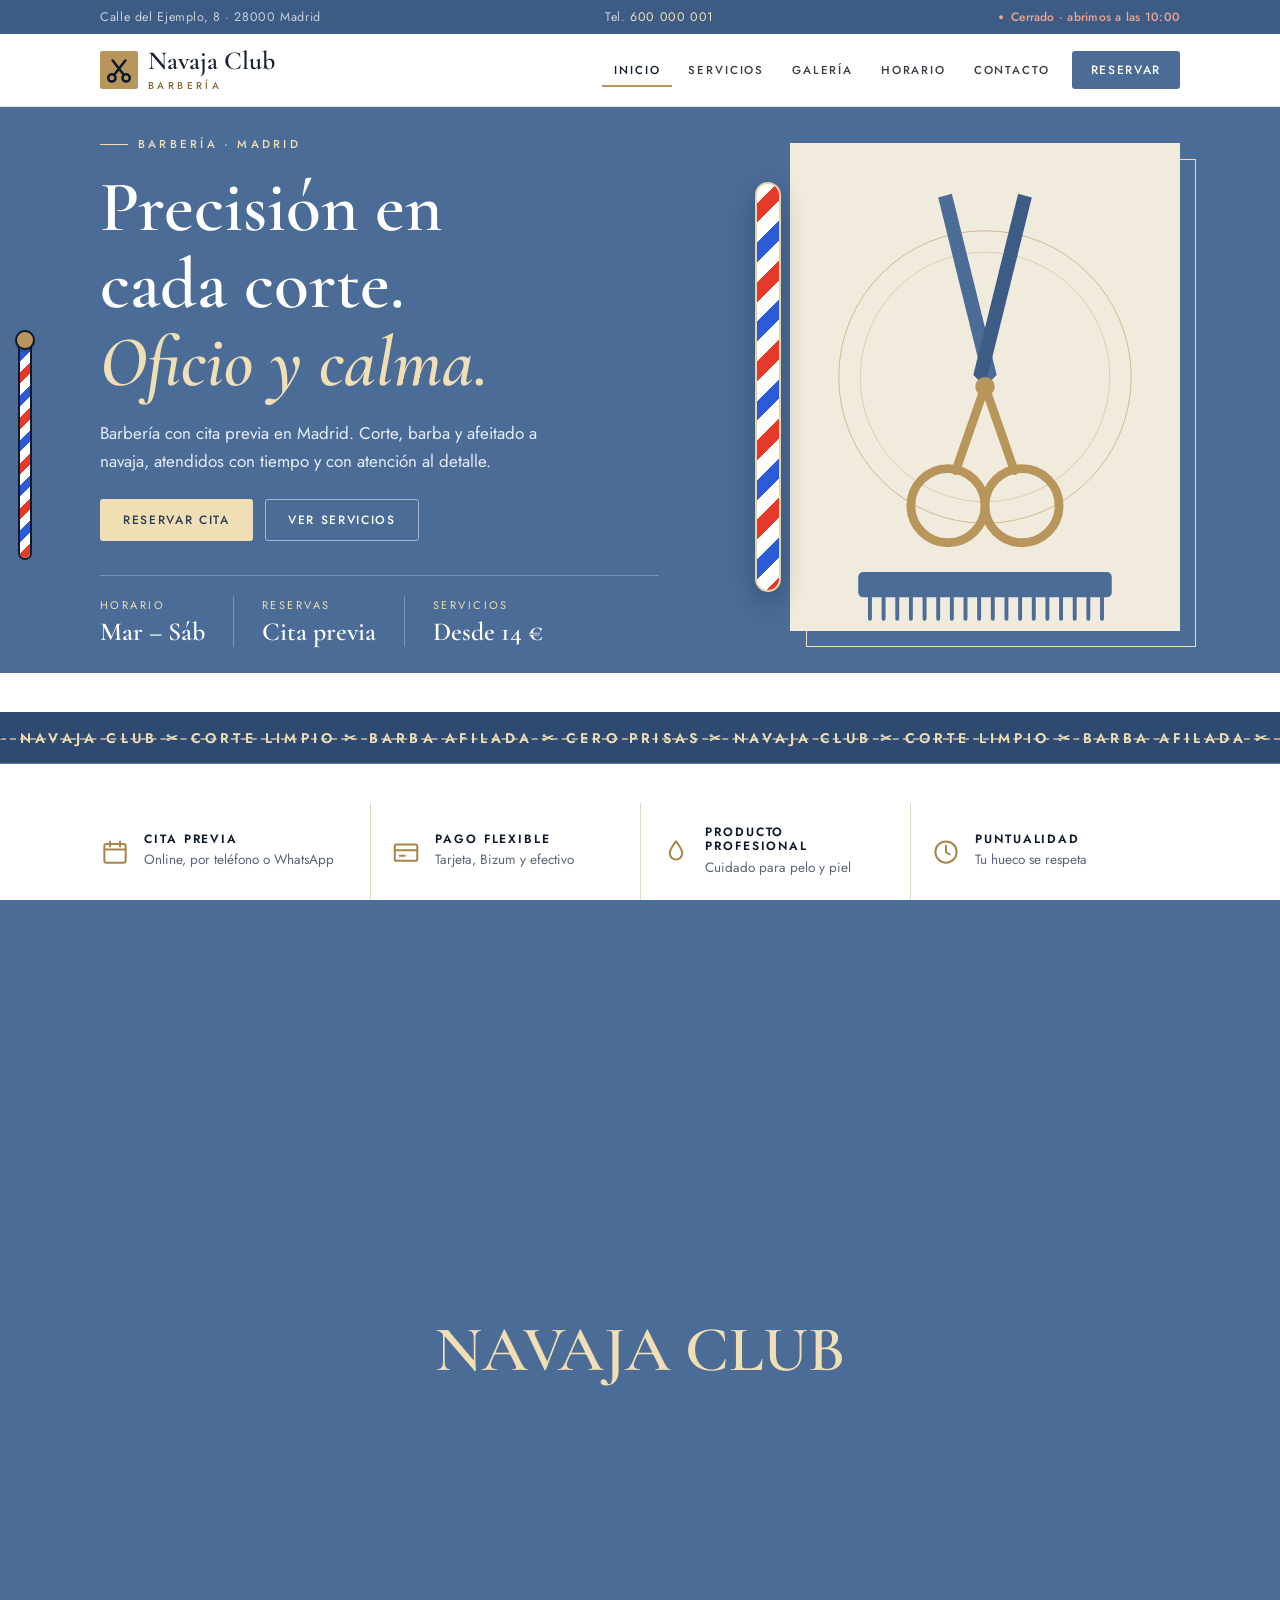
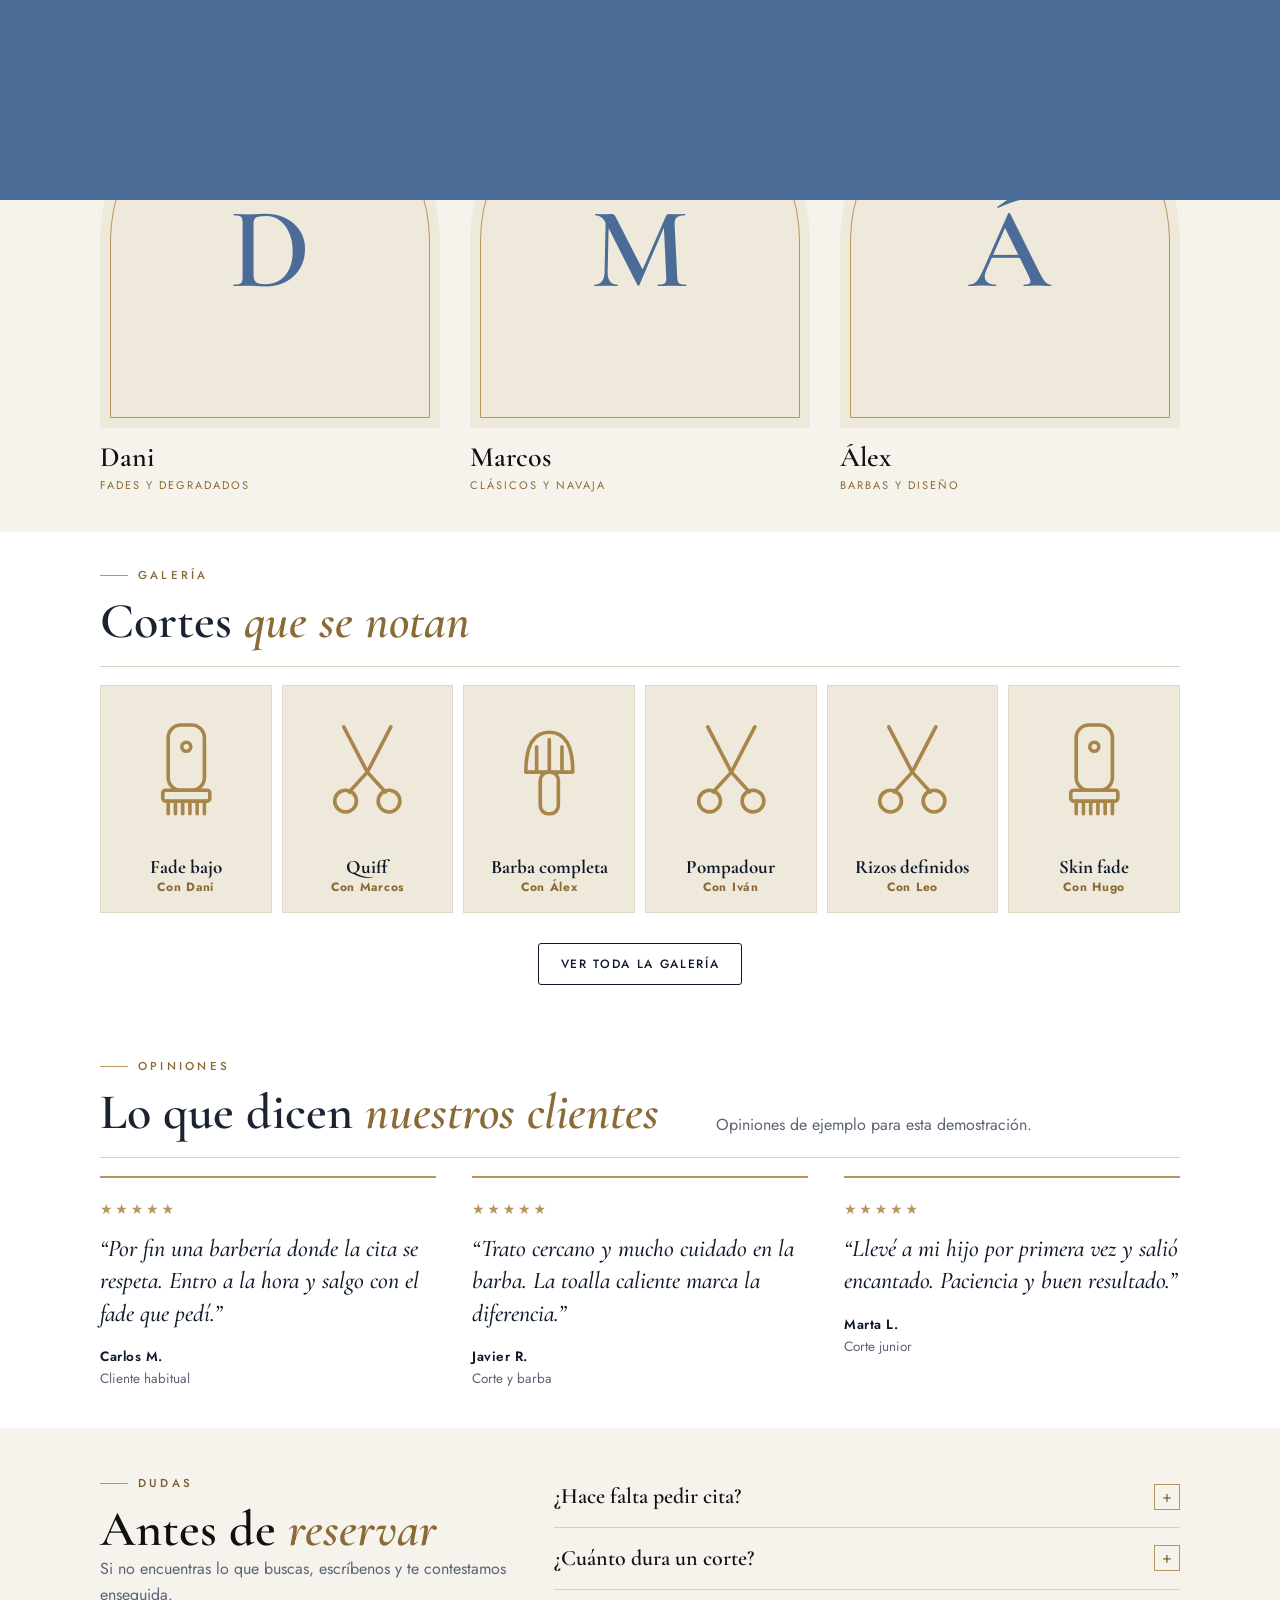
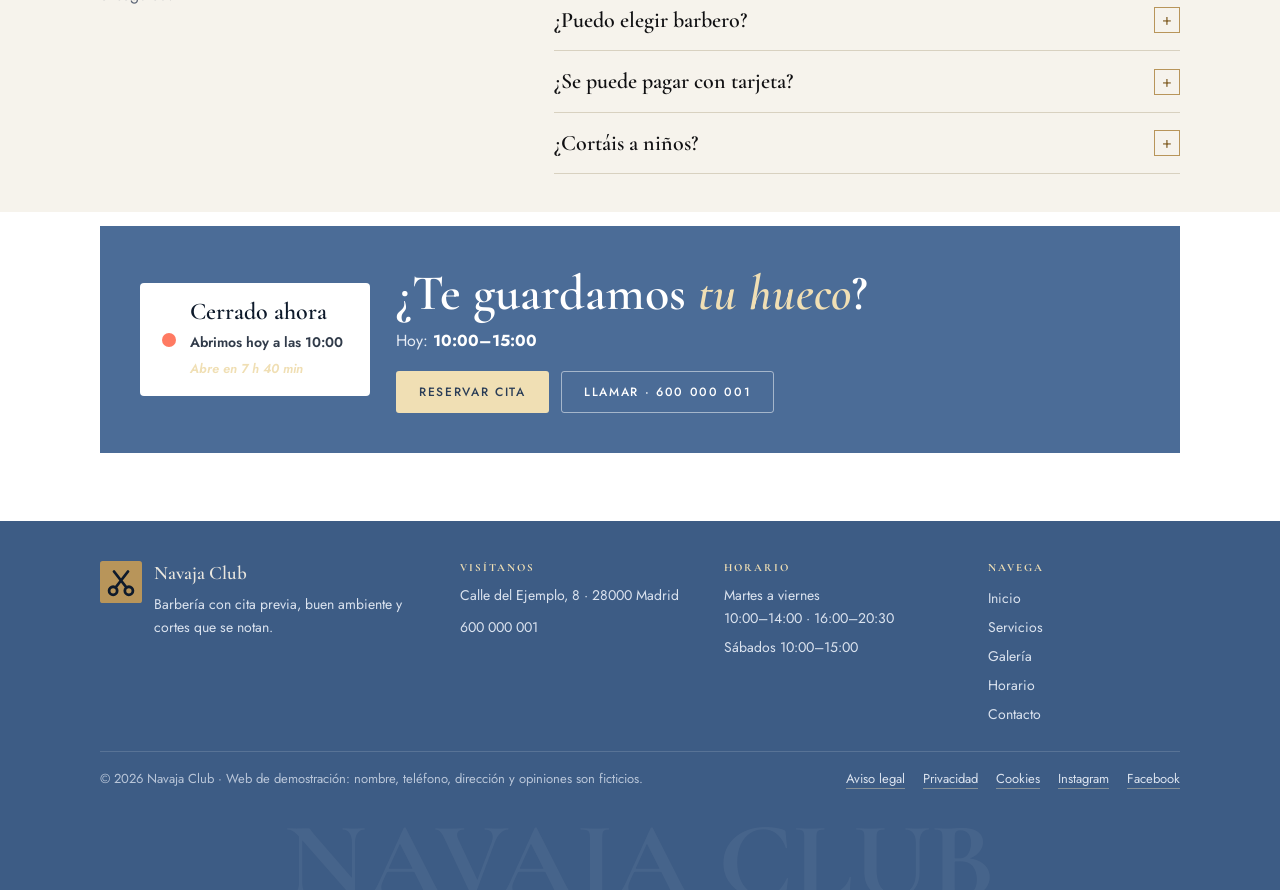
<file: index.html>
<!doctype html>
<html lang="es"><head>
<meta charset="utf-8"><meta name="viewport" content="width=device-width,initial-scale=1">
<title>Navaja Club · Barbería en Madrid</title>
<meta name="description" content="Barbería moderna con cita previa: fades, cortes clásicos, barba y afeitado a navaja.">
<meta name="robots" content="noindex">
<meta name="theme-color" content="#0e1a2b">
<link rel="icon" href="favicon.svg" type="image/svg+xml">
<link rel="preconnect" href="https://fonts.googleapis.com"><link rel="preconnect" href="https://fonts.gstatic.com" crossorigin>
<link href="https://fonts.googleapis.com/css2?family=Cormorant+Garamond:ital,wght@0,500;0,600;0,700;1,500;1,600&family=Jost:wght@400;500;600;700&display=swap" rel="stylesheet">
<link rel="stylesheet" href="styles.css?v=1">
<script>try{if(!window.CSSViewTransitionRule&&sessionStorage.getItem("nvgo")){document.documentElement.classList.add("arrive")}}catch(e){}</script>
</head><body data-page="inicio">
<a class="skip" href="#main">Saltar al contenido</a>
<div class="topline"><div class="wrap"><span>Calle del Ejemplo, 8 · 28000 Madrid</span><span>Tel. <a href="tel:+34600000001">600 000 001</a></span><span class="pill" data-open-badge>Cargando…</span></div></div>
<header class="bar"><div class="wrap bar-in">
<a class="brand" href="index.html" aria-label="Navaja Club, inicio"><svg class="logo" viewBox="0 0 48 48" aria-hidden="true"><rect width="48" height="48" rx="13" fill="#b8955a"/><g fill="none" stroke="#0e1a2b" stroke-width="3.2" stroke-linecap="round"><circle cx="15" cy="34" r="4.6"/><circle cx="33" cy="34" r="4.6"/><path d="M18 30 L32 12 M30 30 L16 12"/></g></svg><span>Navaja Club<small>barbería</small></span></a>
<nav class="nav" id="nav" aria-label="Principal"><a href="index.html" class=on aria-current=page>Inicio</a><a href="servicios.html">Servicios</a><a href="galeria.html">Galería</a><a href="horario.html">Horario</a><a href="contacto.html">Contacto</a><a class="btn btn-lime nav-cta" href="contacto.html">Reservar</a></nav>
<button class="menu-toggle" aria-expanded="false" aria-controls="nav" aria-label="Abrir menú"><i></i><i></i><i></i></button>
</div></header>
<div class="progress" aria-hidden="true"></div>
<main id="main">

<section class="hero"><div class="wrap hero-in">
<div class="hero-copy"><p class="eyebrow reveal">Barbería · Madrid</p>
<h1 class="reveal">Precisión en cada corte.<br><em>Oficio y calma.</em></h1>
<p class="lead reveal">Barbería con cita previa en Madrid. Corte, barba y afeitado a navaja, atendidos con tiempo y con atención al detalle.</p>
<div class="cta reveal"><a class="btn btn-lime" href="contacto.html">Reservar cita</a><a class="btn btn-ghost" href="servicios.html">Ver servicios</a></div>
<dl class="facts reveal"><div><dt>Horario</dt><dd>Mar – Sáb</dd></div><div><dt>Reservas</dt><dd>Cita previa</dd></div><div><dt>Servicios</dt><dd>Desde 14 €</dd></div></dl></div>
<div class="hero-vis"><div class="pole" aria-hidden="true"><i></i></div>
<div class="disc"><div class="par"><svg class="tools" viewBox="0 0 400 500" role="img" aria-label="Tijeras y peine de barbero"><circle cx="200" cy="240" r="150" fill="none" stroke="#b8955a" stroke-width="1" opacity=".6"/><circle cx="200" cy="240" r="128" fill="none" stroke="#b8955a" stroke-width="1" opacity=".35"/><path d="M200 250 L152 56 L166 52 L212 238z" fill="#4b6c97"/><path d="M200 250 L248 56 L234 52 L188 238z" fill="#3d5c85"/><path d="M200 250 L170 336 M200 250 L230 336" stroke="#b8955a" stroke-width="9" stroke-linecap="round"/><circle cx="162" cy="372" r="38" fill="none" stroke="#b8955a" stroke-width="9"/><circle cx="238" cy="372" r="38" fill="none" stroke="#b8955a" stroke-width="9"/><circle cx="200" cy="250" r="10" fill="#b8955a"/><rect x="70" y="440" width="260" height="26" rx="5" fill="#4b6c97"/><g stroke="#4b6c97" stroke-width="4" stroke-linecap="round"><path d="M82 466v22M96 466v22M110 466v22M124 466v22M138 466v22M152 466v22M166 466v22M180 466v22M194 466v22M208 466v22M222 466v22M236 466v22M250 466v22M264 466v22M278 466v22M292 466v22M306 466v22M320 466v22"/></g></svg></div></div></div></div></section>
<div class="cut" data-cut aria-hidden="true"><div class="rib full"><span>NAVAJA CLUB ✂ CORTE LIMPIO ✂ BARBA AFILADA ✂ CERO PRISAS ✂ NAVAJA CLUB ✂ CORTE LIMPIO ✂ BARBA AFILADA ✂ CERO PRISAS ✂ NAVAJA CLUB ✂ CORTE LIMPIO ✂ BARBA AFILADA ✂ CERO PRISAS ✂ </span></div><div class="rib under"></div><div class="rib top"><span>NAVAJA CLUB ✂ CORTE LIMPIO ✂ BARBA AFILADA ✂ CERO PRISAS ✂ NAVAJA CLUB ✂ CORTE LIMPIO ✂ BARBA AFILADA ✂ CERO PRISAS ✂ NAVAJA CLUB ✂ CORTE LIMPIO ✂ BARBA AFILADA ✂ CERO PRISAS ✂ </span></div><div class="rib bot"><span>NAVAJA CLUB ✂ CORTE LIMPIO ✂ BARBA AFILADA ✂ CERO PRISAS ✂ NAVAJA CLUB ✂ CORTE LIMPIO ✂ BARBA AFILADA ✂ CERO PRISAS ✂ NAVAJA CLUB ✂ CORTE LIMPIO ✂ BARBA AFILADA ✂ CERO PRISAS ✂ </span></div><svg class="scis" viewBox="0 0 90 56"><g class="bl a"><path d="M18 22 L88 28 L18 28.8z" fill="#e3e9f2" stroke="#2d3f5a" stroke-width="1.3" stroke-linejoin="round"/><path d="M13 18 L24 25" stroke="#b8955a" stroke-width="3.6" stroke-linecap="round"/><circle cx="10" cy="12" r="9" fill="none" stroke="#b8955a" stroke-width="3.6"/></g><g class="bl b"><path d="M18 34 L88 28 L18 27.2z" fill="#e3e9f2" stroke="#2d3f5a" stroke-width="1.3" stroke-linejoin="round"/><path d="M13 38 L24 31" stroke="#b8955a" stroke-width="3.6" stroke-linecap="round"/><circle cx="10" cy="44" r="9" fill="none" stroke="#b8955a" stroke-width="3.6"/></g><circle cx="30" cy="28" r="3.6" fill="#b8955a" stroke="#2d3f5a" stroke-width="1"/></svg></div>

<section class="trust"><div class="wrap"><ul>
<li><svg viewBox="0 0 24 24" fill="none" stroke="currentColor" stroke-width="1.6" stroke-linecap="round" stroke-linejoin="round"><rect x="3.5" y="5.5" width="17" height="15" rx="1.5"/><path d="M3.5 10h17M8 3.5v4M16 3.5v4"/></svg><div><b>Cita previa</b><span>Online, por teléfono o WhatsApp</span></div></li>
<li><svg viewBox="0 0 24 24" fill="none" stroke="currentColor" stroke-width="1.6" stroke-linecap="round" stroke-linejoin="round"><rect x="3" y="6" width="18" height="13" rx="1.5"/><path d="M3 10.5h18M7 15h4"/></svg><div><b>Pago flexible</b><span>Tarjeta, Bizum y efectivo</span></div></li>
<li><svg viewBox="0 0 24 24" fill="none" stroke="currentColor" stroke-width="1.6" stroke-linecap="round" stroke-linejoin="round"><path d="M12 3.5c3 4 5 6.6 5 9.5a5 5 0 0 1-10 0c0-2.9 2-5.5 5-9.5z"/></svg><div><b>Producto profesional</b><span>Cuidado para pelo y piel</span></div></li>
<li><svg viewBox="0 0 24 24" fill="none" stroke="currentColor" stroke-width="1.6" stroke-linecap="round" stroke-linejoin="round"><circle cx="12" cy="12" r="8.5"/><path d="M12 7v5l3 2"/></svg><div><b>Puntualidad</b><span>Tu hueco se respeta</span></div></li>
</ul></div></section>

<section class="sec"><div class="wrap">
<header class="sec-h reveal"><p class="eyebrow">Servicios</p><h2>Nuestros <em>servicios</em></h2><p>Todos los servicios incluyen lavado, peinado y asesoramiento.</p></header>
<div class="svclist"><a class="svcrow reveal" href="servicios.html#clasico"><span class="num">01</span><div><h3>Corte clásico</h3><p>Tijera y máquina, lavado y peinado. El corte de siempre, bien hecho.</p></div><b>14 €</b></a><a class="svcrow reveal" href="servicios.html#fade"><span class="num">02</span><div><h3>Fade y degradado</h3><p>Degradado a medida: skin, low, mid o high. Acabado limpio.</p></div><b>16 €</b></a><a class="svcrow reveal" href="servicios.html#barba"><span class="num">03</span><div><h3>Barba y toalla caliente</h3><p>Perfilado, hidratación y toalla caliente para una barba cuidada.</p></div><b>10 €</b></a><a class="svcrow reveal" href="servicios.html#combo"><span class="num">04</span><div><h3>Corte + barba</h3><p>El combo completo en una sola cita. Ahorras tiempo y dinero.</p></div><b>22 €</b></a><a class="svcrow reveal" href="servicios.html#navaja"><span class="num">05</span><div><h3>Afeitado a navaja</h3><p>Ritual clásico: espuma, toalla caliente y navaja. Piel como nueva.</p></div><b>15 €</b></a><a class="svcrow reveal" href="servicios.html#junior"><span class="num">06</span><div><h3>Corte junior</h3><p>Hasta 12 años. Con paciencia, buen humor y sin lloros.</p></div><b>11 €</b></a></div>
<p class="center reveal"><a class="btn btn-ghost" href="servicios.html">Calcular mi cita</a></p>
</div></section>



<section class="sec paper"><div class="wrap">
<header class="sec-h reveal"><p class="eyebrow">El equipo</p><h2>Tus barberos, <em>con nombre propio</em></h2></header>
<div class="team"><div class="member reveal"><div class="mono" aria-hidden="true"><span>D</span></div><h3>Dani</h3><p>Fades y degradados</p></div><div class="member reveal"><div class="mono" aria-hidden="true"><span>M</span></div><h3>Marcos</h3><p>Clásicos y navaja</p></div><div class="member reveal"><div class="mono" aria-hidden="true"><span>Á</span></div><h3>Álex</h3><p>Barbas y diseño</p></div></div></div></section>

<section class="sec"><div class="wrap">
<header class="sec-h reveal"><p class="eyebrow">Galería</p><h2>Cortes <em>que se notan</em></h2></header>
<div class="strip"><button class="tile reveal" data-f="fade" style="--bg:#efe9db" aria-label="Ver Fade bajo"><span class="art"><svg class="ico" viewBox="0 0 120 120" fill="none" stroke-width="4" stroke-linecap="round" stroke-linejoin="round" aria-hidden="true"><rect x="40" y="10" width="40" height="72" rx="14"/><rect x="34" y="82" width="52" height="12" rx="3"/><path d="M40 94v14M48 94v14M56 94v14M64 94v14M72 94v14M80 94v14"/><circle cx="60" cy="34" r="5"/></svg></span><span class="cap"><b>Fade bajo</b><i>Con Dani</i></span></button><button class="tile reveal" data-f="clasico" style="--bg:#efe9db" aria-label="Ver Quiff"><span class="art"><svg class="ico" viewBox="0 0 120 120" fill="none" stroke-width="4" stroke-linecap="round" stroke-linejoin="round" aria-hidden="true"><circle cx="36" cy="94" r="12"/><circle cx="84" cy="94" r="12"/><path d="M60 62 L34 12 M60 62 L86 12 M60 62 L40 84 M60 62 L80 84"/></svg></span><span class="cap"><b>Quiff</b><i>Con Marcos</i></span></button><button class="tile reveal" data-f="barba" style="--bg:#efe9db" aria-label="Ver Barba completa"><span class="art"><svg class="ico" viewBox="0 0 120 120" fill="none" stroke-width="4" stroke-linecap="round" stroke-linejoin="round" aria-hidden="true"><path d="M34 62 Q34 18 60 18 Q86 18 86 62z"/><rect x="50" y="62" width="20" height="46" rx="9"/><path d="M46 62 V34 M60 62 V26 M74 62 V34"/></svg></span><span class="cap"><b>Barba completa</b><i>Con Álex</i></span></button><button class="tile reveal" data-f="clasico" style="--bg:#efe9db" aria-label="Ver Pompadour"><span class="art"><svg class="ico" viewBox="0 0 120 120" fill="none" stroke-width="4" stroke-linecap="round" stroke-linejoin="round" aria-hidden="true"><circle cx="36" cy="94" r="12"/><circle cx="84" cy="94" r="12"/><path d="M60 62 L34 12 M60 62 L86 12 M60 62 L40 84 M60 62 L80 84"/></svg></span><span class="cap"><b>Pompadour</b><i>Con Iván</i></span></button><button class="tile reveal" data-f="clasico" style="--bg:#efe9db" aria-label="Ver Rizos definidos"><span class="art"><svg class="ico" viewBox="0 0 120 120" fill="none" stroke-width="4" stroke-linecap="round" stroke-linejoin="round" aria-hidden="true"><circle cx="36" cy="94" r="12"/><circle cx="84" cy="94" r="12"/><path d="M60 62 L34 12 M60 62 L86 12 M60 62 L40 84 M60 62 L80 84"/></svg></span><span class="cap"><b>Rizos definidos</b><i>Con Leo</i></span></button><button class="tile reveal" data-f="fade" style="--bg:#efe9db" aria-label="Ver Skin fade"><span class="art"><svg class="ico" viewBox="0 0 120 120" fill="none" stroke-width="4" stroke-linecap="round" stroke-linejoin="round" aria-hidden="true"><rect x="40" y="10" width="40" height="72" rx="14"/><rect x="34" y="82" width="52" height="12" rx="3"/><path d="M40 94v14M48 94v14M56 94v14M64 94v14M72 94v14M80 94v14"/><circle cx="60" cy="34" r="5"/></svg></span><span class="cap"><b>Skin fade</b><i>Con Hugo</i></span></button></div>
<p class="center reveal"><a class="btn btn-ghost" href="galeria.html">Ver toda la galería</a></p></div></section>

<section class="sec"><div class="wrap">
<header class="sec-h reveal"><p class="eyebrow">Opiniones</p><h2>Lo que dicen <em>nuestros clientes</em></h2><p>Opiniones de ejemplo para esta demostración.</p></header>
<div class="quotes"><figure class="quote reveal"><div class="stars" aria-label="5 de 5">★★★★★</div><blockquote>“Por fin una barbería donde la cita se respeta. Entro a la hora y salgo con el fade que pedí.”</blockquote><figcaption><b>Carlos M.</b><span>Cliente habitual</span></figcaption></figure><figure class="quote reveal"><div class="stars" aria-label="5 de 5">★★★★★</div><blockquote>“Trato cercano y mucho cuidado en la barba. La toalla caliente marca la diferencia.”</blockquote><figcaption><b>Javier R.</b><span>Corte y barba</span></figcaption></figure><figure class="quote reveal"><div class="stars" aria-label="5 de 5">★★★★★</div><blockquote>“Llevé a mi hijo por primera vez y salió encantado. Paciencia y buen resultado.”</blockquote><figcaption><b>Marta L.</b><span>Corte junior</span></figcaption></figure></div></div></section>

<section class="sec paper"><div class="wrap faq-wrap">
<header class="sec-h reveal left"><p class="eyebrow">Dudas</p><h2>Antes de <em>reservar</em></h2><p>Si no encuentras lo que buscas, escríbenos y te contestamos enseguida.</p></header>
<div class="faq"><details class="reveal"><summary>¿Hace falta pedir cita?</summary><p>Recomendamos cita previa para no esperar. Si pasas sin cita, te encajamos en cuanto haya hueco libre.</p></details><details class="reveal"><summary>¿Cuánto dura un corte?</summary><p>Entre 30 y 45 minutos un corte, y 45–60 con barba. Te damos una hora estimada al reservar.</p></details><details class="reveal"><summary>¿Puedo elegir barbero?</summary><p>Sí. Al pedir cita dinos con quién prefieres cortarte y reservamos su hueco.</p></details><details class="reveal"><summary>¿Se puede pagar con tarjeta?</summary><p>Sí, aceptamos tarjeta, Bizum y efectivo.</p></details><details class="reveal"><summary>¿Cortáis a niños?</summary><p>Claro. El corte junior es para menores de 12 años y se hace con calma y buen humor.</p></details></div></div></section>

<section class="sec status-sec"><div class="wrap status reveal">
<div class="door" data-door><span class="dot"></span><div><b data-door-title>Cargando…</b><small data-door-sub></small><em data-door-extra></em></div></div>
<div class="status-cta"><h2>¿Te guardamos <em>tu hueco</em>?</h2><p>Hoy: <b data-today>—</b></p><div class="cta"><a class="btn btn-lime" href="contacto.html">Reservar cita</a><a class="btn btn-ghost" href="tel:+34600000001">Llamar · 600 000 001</a></div></div>
</div></section>
</main>
<footer class="foot"><div class="wrap">
<div class="foot-top">
<div class="foot-brand"><svg class="logo" viewBox="0 0 48 48" aria-hidden="true"><rect width="48" height="48" rx="13" fill="#b8955a"/><g fill="none" stroke="#0e1a2b" stroke-width="3.2" stroke-linecap="round"><circle cx="15" cy="34" r="4.6"/><circle cx="33" cy="34" r="4.6"/><path d="M18 30 L32 12 M30 30 L16 12"/></g></svg><div><b>Navaja Club</b><p>Barbería con cita previa, buen ambiente y cortes que se notan.</p></div></div>
<div><h4>Visítanos</h4><p>Calle del Ejemplo, 8 · 28000 Madrid</p><p><a href="tel:+34600000001">600 000 001</a></p></div>
<div><h4>Horario</h4><p>Martes a viernes<br>10:00–14:00 · 16:00–20:30</p><p>Sábados 10:00–15:00</p></div>
<div><h4>Navega</h4><a href="index.html">Inicio</a><a href="servicios.html">Servicios</a><a href="galeria.html">Galería</a><a href="horario.html">Horario</a><a href="contacto.html">Contacto</a></div>
</div>
<div class="demo legal"><span>© 2026 Navaja Club · Web de demostración: nombre, teléfono, dirección y opiniones son ficticios.</span><span class="lnk"><a href="#" data-social>Aviso legal</a><a href="#" data-social>Privacidad</a><a href="#" data-social>Cookies</a><a href="#" data-social>Instagram</a><a href="#" data-social>Facebook</a></span></div>
</div>
<div class="giant" aria-hidden="true">NAVAJA CLUB</div>
</footer>
<nav class="sidepole" aria-label="Secciones"><div class="sp-bar"><i></i></div><b class="sp-dot"></b><div class="sp-ticks"></div></nav><div class="wipe" aria-hidden="true"></div>
<button class="totop" type="button" aria-label="Volver arriba">↑</button>
<div class="dock"><a href="tel:+34600000001">Llamar</a><a class="hot" href="contacto.html">Reservar</a><a href="horario.html">Horario</a></div>
<script src="script.js?v=1"></script>
</body></html>
</file>
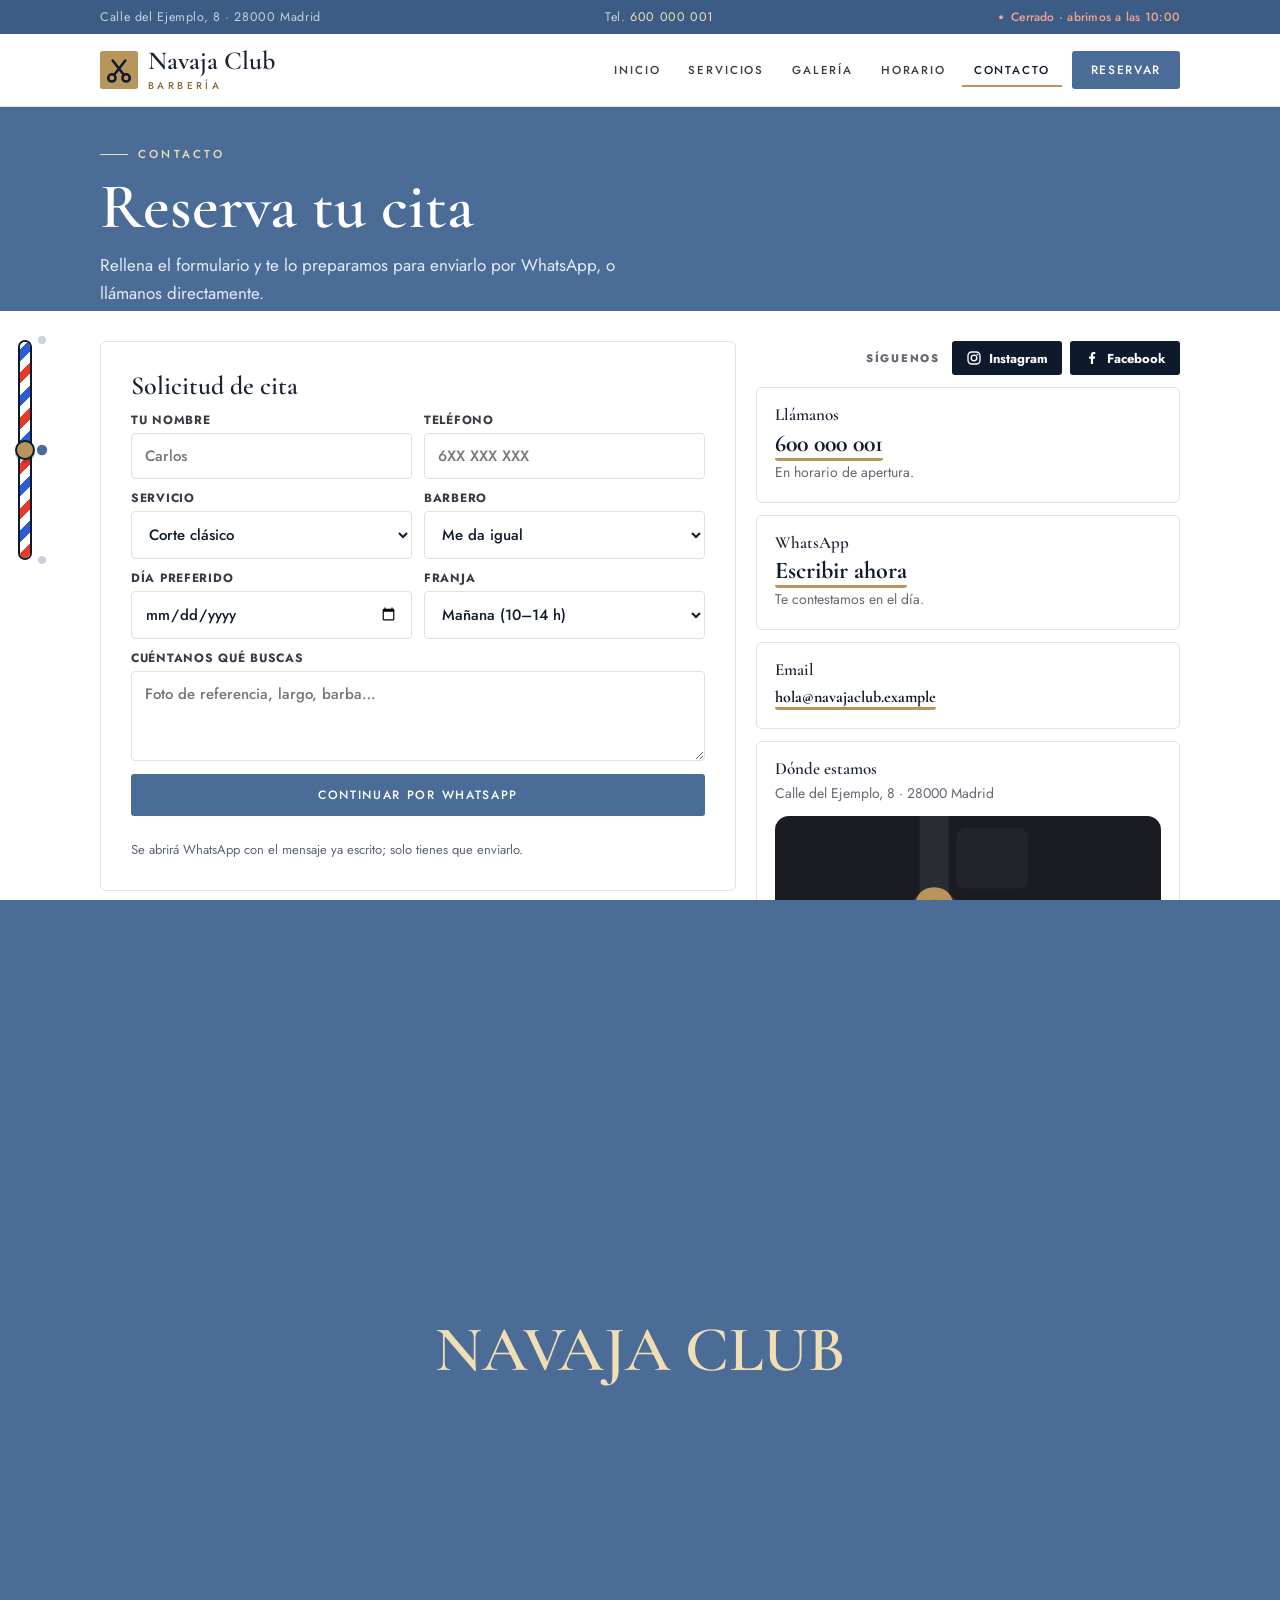
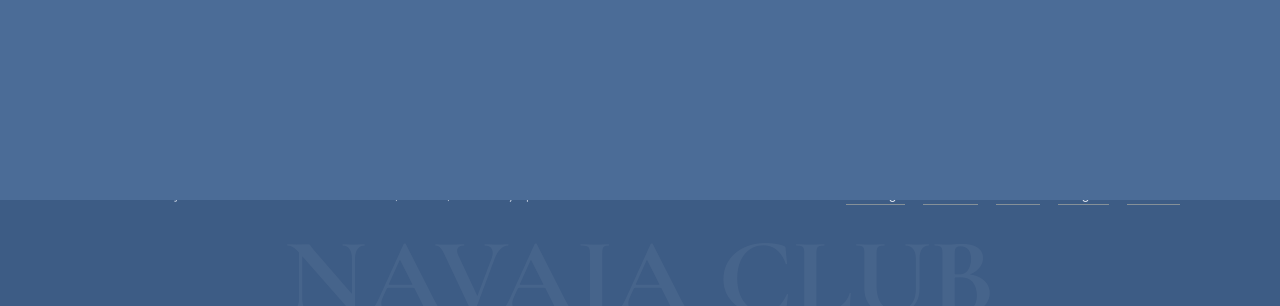
<file: contacto.html>
<!doctype html>
<html lang="es"><head>
<meta charset="utf-8"><meta name="viewport" content="width=device-width,initial-scale=1">
<title>Contacto y reserva · Navaja Club</title>
<meta name="description" content="Reserva tu cita en la barbería por teléfono, WhatsApp o formulario.">
<meta name="robots" content="noindex">
<meta name="theme-color" content="#0e1a2b">
<link rel="icon" href="favicon.svg" type="image/svg+xml">
<link rel="preconnect" href="https://fonts.googleapis.com"><link rel="preconnect" href="https://fonts.gstatic.com" crossorigin>
<link href="https://fonts.googleapis.com/css2?family=Cormorant+Garamond:ital,wght@0,500;0,600;0,700;1,500;1,600&family=Jost:wght@400;500;600;700&display=swap" rel="stylesheet">
<link rel="stylesheet" href="styles.css?v=1">
<script>try{if(!window.CSSViewTransitionRule&&sessionStorage.getItem("nvgo")){document.documentElement.classList.add("arrive")}}catch(e){}</script>
</head><body data-page="contacto">
<a class="skip" href="#main">Saltar al contenido</a>
<div class="topline"><div class="wrap"><span>Calle del Ejemplo, 8 · 28000 Madrid</span><span>Tel. <a href="tel:+34600000001">600 000 001</a></span><span class="pill" data-open-badge>Cargando…</span></div></div>
<header class="bar"><div class="wrap bar-in">
<a class="brand" href="index.html" aria-label="Navaja Club, inicio"><svg class="logo" viewBox="0 0 48 48" aria-hidden="true"><rect width="48" height="48" rx="13" fill="#b8955a"/><g fill="none" stroke="#0e1a2b" stroke-width="3.2" stroke-linecap="round"><circle cx="15" cy="34" r="4.6"/><circle cx="33" cy="34" r="4.6"/><path d="M18 30 L32 12 M30 30 L16 12"/></g></svg><span>Navaja Club<small>barbería</small></span></a>
<nav class="nav" id="nav" aria-label="Principal"><a href="index.html">Inicio</a><a href="servicios.html">Servicios</a><a href="galeria.html">Galería</a><a href="horario.html">Horario</a><a href="contacto.html" class=on aria-current=page>Contacto</a><a class="btn btn-lime nav-cta" href="contacto.html">Reservar</a></nav>
<button class="menu-toggle" aria-expanded="false" aria-controls="nav" aria-label="Abrir menú"><i></i><i></i><i></i></button>
</div></header>
<div class="progress" aria-hidden="true"></div>
<main id="main">

<section class="page-h"><div class="wrap"><p class="eyebrow reveal">Contacto</p><h1 class="reveal">Reserva tu cita</h1><p class="lead reveal">Rellena el formulario y te lo preparamos para enviarlo por WhatsApp, o llámanos directamente.</p></div></section>
<section class="sec tight"><div class="wrap contact">
<form class="form reveal" data-form novalidate><h2>Solicitud de cita</h2>
<div class="row"><label>Tu nombre<input name="nombre" required autocomplete="name" placeholder="Carlos"></label><label>Teléfono<input name="tel" type="tel" autocomplete="tel" placeholder="6XX XXX XXX"></label></div>
<div class="row"><label>Servicio<select name="serv"><option>Corte clásico</option><option>Fade y degradado</option><option>Barba y toalla caliente</option><option>Corte + barba</option><option>Afeitado a navaja</option><option>Corte junior</option></select></label>
<label>Barbero<select name="barbero"><option>Me da igual</option><option>Dani</option><option>Marcos</option><option>Álex</option></select></label></div>
<div class="row"><label>Día preferido<input type="date" name="dia"></label><label>Franja<select name="franja"><option>Mañana (10–14 h)</option><option>Tarde (16–20:30 h)</option><option>Me da igual</option></select></label></div>
<label>Cuéntanos qué buscas<textarea name="msg" rows="3" placeholder="Foto de referencia, largo, barba…"></textarea></label>
<p class="err" data-err hidden>Escribe tu nombre para continuar.</p>
<button class="btn btn-lime wide" type="submit">Continuar por WhatsApp</button><p class="fine">Se abrirá WhatsApp con el mensaje ya escrito; solo tienes que enviarlo.</p></form>
<aside class="info"><div class="social-top reveal"><span>Síguenos</span><a class="soc" data-social href="#" aria-label="Instagram"><svg viewBox="0 0 24 24" aria-hidden="true"><rect x="3" y="3" width="18" height="18" rx="5.5" fill="none" stroke="currentColor" stroke-width="2"/><circle cx="12" cy="12" r="4.2" fill="none" stroke="currentColor" stroke-width="2"/><circle cx="17.2" cy="6.8" r="1.3" fill="currentColor"/></svg>Instagram</a><a class="soc" data-social href="#" aria-label="Facebook"><svg viewBox="0 0 24 24" aria-hidden="true"><path fill="currentColor" d="M13.6 21v-8h2.7l.5-3.2h-3.2V7.8c0-.9.4-1.7 1.8-1.7h1.5V3.3S15.6 3 14.5 3c-2.6 0-4.2 1.6-4.2 4.4v2.4H7.6V13h2.7v8z"/></svg>Facebook</a></div>
<div class="card reveal"><h3>Llámanos</h3><a class="big-link" href="tel:+34600000001">600 000 001</a><p>En horario de apertura.</p></div>
<div class="card reveal"><h3>WhatsApp</h3><a class="big-link" href="https://wa.me/34600000001?text=Hola%2C%20quiero%20reservar%20cita">Escribir ahora</a><p>Te contestamos en el día.</p></div>
<div class="card reveal"><h3>Email</h3><a class="big-link sm" href="mailto:hola@navajaclub.example">hola@navajaclub.example</a></div>
<div class="card reveal"><h3>Dónde estamos</h3><p>Calle del Ejemplo, 8 · 28000 Madrid</p>
<svg class="map" viewBox="0 0 320 180" role="img" aria-label="Plano esquemático"><rect width="320" height="180" fill="#1b1c21"/><g fill="#2a2c33"><rect x="0" y="70" width="320" height="26"/><rect x="120" y="0" width="24" height="180"/><rect x="220" y="96" width="20" height="84"/></g><g fill="#22242a"><rect x="150" y="10" width="60" height="50" rx="8"/><rect x="10" y="108" width="90" height="56" rx="8"/></g><g class="pin" transform="translate(132 83)"><circle r="22" fill="#b8955a" opacity=".2"/><path d="M0 -24 c10 0 16 7 16 16 c0 11 -16 26 -16 26 s-16 -15 -16 -26 c0 -9 6 -16 16 -16z" fill="#b8955a"/><circle cy="-8" r="5.5" fill="#0e1a2b"/></g></svg>
<p class="fine">Plano esquemático. Aquí iría el mapa real de Google.</p></div></aside></div></section>
<section class="sec paper"><div class="wrap faq-wrap"><header class="sec-h reveal left"><p class="eyebrow">Antes de venir</p><h2>Lo que conviene <em>saber</em></h2></header><div class="faq"><details class="reveal"><summary>¿Hace falta pedir cita?</summary><p>Recomendamos cita previa para no esperar. Si pasas sin cita, te encajamos en cuanto haya hueco libre.</p></details><details class="reveal"><summary>¿Cuánto dura un corte?</summary><p>Entre 30 y 45 minutos un corte, y 45–60 con barba. Te damos una hora estimada al reservar.</p></details><details class="reveal"><summary>¿Puedo elegir barbero?</summary><p>Sí. Al pedir cita dinos con quién prefieres cortarte y reservamos su hueco.</p></details><details class="reveal"><summary>¿Se puede pagar con tarjeta?</summary><p>Sí, aceptamos tarjeta, Bizum y efectivo.</p></details><details class="reveal"><summary>¿Cortáis a niños?</summary><p>Claro. El corte junior es para menores de 12 años y se hace con calma y buen humor.</p></details></div></div></section>
</main>
<footer class="foot"><div class="wrap">
<div class="foot-top">
<div class="foot-brand"><svg class="logo" viewBox="0 0 48 48" aria-hidden="true"><rect width="48" height="48" rx="13" fill="#b8955a"/><g fill="none" stroke="#0e1a2b" stroke-width="3.2" stroke-linecap="round"><circle cx="15" cy="34" r="4.6"/><circle cx="33" cy="34" r="4.6"/><path d="M18 30 L32 12 M30 30 L16 12"/></g></svg><div><b>Navaja Club</b><p>Barbería con cita previa, buen ambiente y cortes que se notan.</p></div></div>
<div><h4>Visítanos</h4><p>Calle del Ejemplo, 8 · 28000 Madrid</p><p><a href="tel:+34600000001">600 000 001</a></p></div>
<div><h4>Horario</h4><p>Martes a viernes<br>10:00–14:00 · 16:00–20:30</p><p>Sábados 10:00–15:00</p></div>
<div><h4>Navega</h4><a href="index.html">Inicio</a><a href="servicios.html">Servicios</a><a href="galeria.html">Galería</a><a href="horario.html">Horario</a><a href="contacto.html">Contacto</a></div>
</div>
<div class="demo legal"><span>© 2026 Navaja Club · Web de demostración: nombre, teléfono, dirección y opiniones son ficticios.</span><span class="lnk"><a href="#" data-social>Aviso legal</a><a href="#" data-social>Privacidad</a><a href="#" data-social>Cookies</a><a href="#" data-social>Instagram</a><a href="#" data-social>Facebook</a></span></div>
</div>
<div class="giant" aria-hidden="true">NAVAJA CLUB</div>
</footer>
<nav class="sidepole" aria-label="Secciones"><div class="sp-bar"><i></i></div><b class="sp-dot"></b><div class="sp-ticks"></div></nav><div class="wipe" aria-hidden="true"></div>
<button class="totop" type="button" aria-label="Volver arriba">↑</button>
<div class="dock"><a href="tel:+34600000001">Llamar</a><a class="hot" href="contacto.html">Reservar</a><a href="horario.html">Horario</a></div>
<script src="script.js?v=1"></script>
</body></html>
</file>
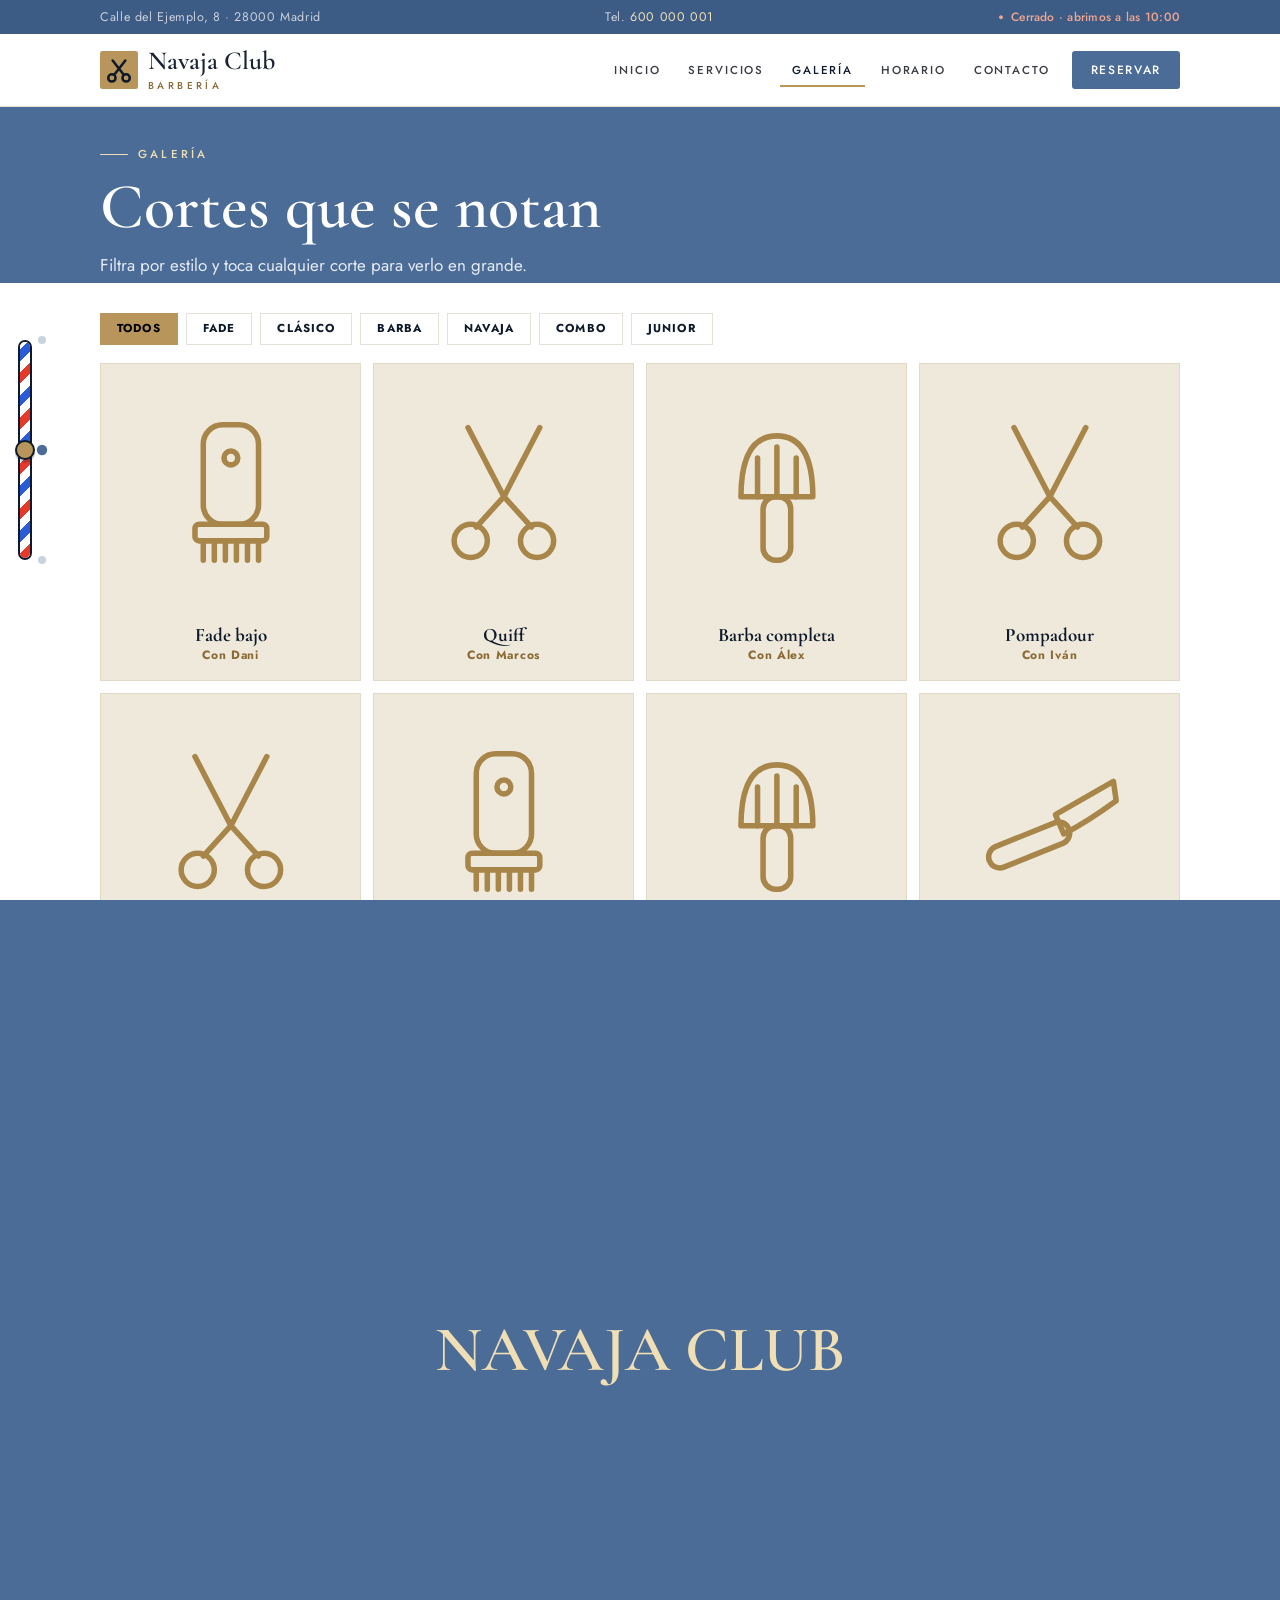
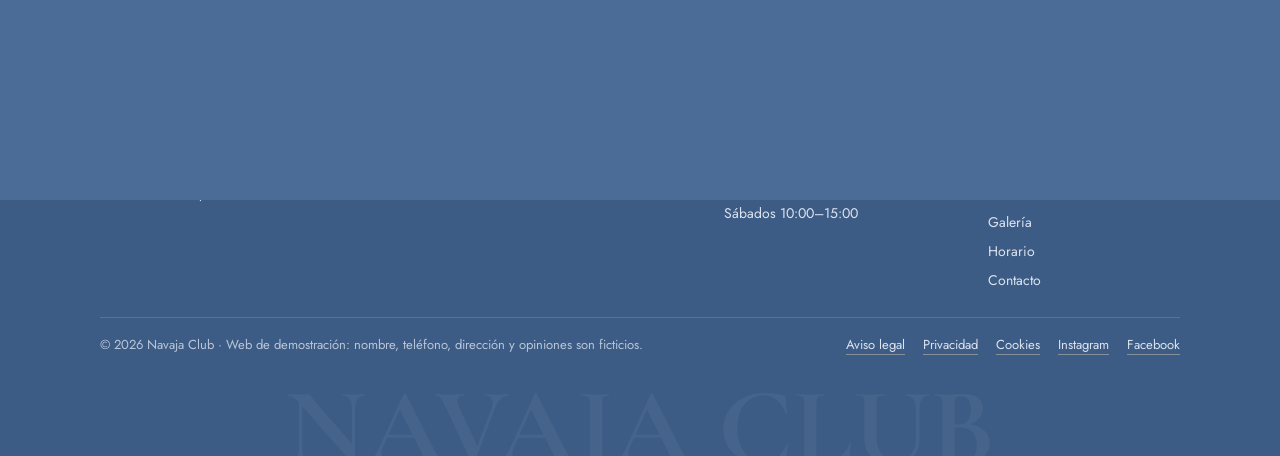
<file: galeria.html>
<!doctype html>
<html lang="es"><head>
<meta charset="utf-8"><meta name="viewport" content="width=device-width,initial-scale=1">
<title>Galería · Navaja Club</title>
<meta name="description" content="Cortes de la barbería: fades, clásicos, barbas y afeitados a navaja.">
<meta name="robots" content="noindex">
<meta name="theme-color" content="#0e1a2b">
<link rel="icon" href="favicon.svg" type="image/svg+xml">
<link rel="preconnect" href="https://fonts.googleapis.com"><link rel="preconnect" href="https://fonts.gstatic.com" crossorigin>
<link href="https://fonts.googleapis.com/css2?family=Cormorant+Garamond:ital,wght@0,500;0,600;0,700;1,500;1,600&family=Jost:wght@400;500;600;700&display=swap" rel="stylesheet">
<link rel="stylesheet" href="styles.css?v=1">
<script>try{if(!window.CSSViewTransitionRule&&sessionStorage.getItem("nvgo")){document.documentElement.classList.add("arrive")}}catch(e){}</script>
</head><body data-page="galeria">
<a class="skip" href="#main">Saltar al contenido</a>
<div class="topline"><div class="wrap"><span>Calle del Ejemplo, 8 · 28000 Madrid</span><span>Tel. <a href="tel:+34600000001">600 000 001</a></span><span class="pill" data-open-badge>Cargando…</span></div></div>
<header class="bar"><div class="wrap bar-in">
<a class="brand" href="index.html" aria-label="Navaja Club, inicio"><svg class="logo" viewBox="0 0 48 48" aria-hidden="true"><rect width="48" height="48" rx="13" fill="#b8955a"/><g fill="none" stroke="#0e1a2b" stroke-width="3.2" stroke-linecap="round"><circle cx="15" cy="34" r="4.6"/><circle cx="33" cy="34" r="4.6"/><path d="M18 30 L32 12 M30 30 L16 12"/></g></svg><span>Navaja Club<small>barbería</small></span></a>
<nav class="nav" id="nav" aria-label="Principal"><a href="index.html">Inicio</a><a href="servicios.html">Servicios</a><a href="galeria.html" class=on aria-current=page>Galería</a><a href="horario.html">Horario</a><a href="contacto.html">Contacto</a><a class="btn btn-lime nav-cta" href="contacto.html">Reservar</a></nav>
<button class="menu-toggle" aria-expanded="false" aria-controls="nav" aria-label="Abrir menú"><i></i><i></i><i></i></button>
</div></header>
<div class="progress" aria-hidden="true"></div>
<main id="main">

<section class="page-h"><div class="wrap"><p class="eyebrow reveal">Galería</p><h1 class="reveal">Cortes que se notan</h1><p class="lead reveal">Filtra por estilo y toca cualquier corte para verlo en grande.</p></div></section>
<section class="sec tight"><div class="wrap"><div class="filters reveal" role="toolbar" aria-label="Filtrar por estilo"><button class="fbtn on" data-filter="todos">Todos</button><button class="fbtn" data-filter="fade">Fade</button><button class="fbtn" data-filter="clasico">Clásico</button><button class="fbtn" data-filter="barba">Barba</button><button class="fbtn" data-filter="navaja">Navaja</button><button class="fbtn" data-filter="combo">Combo</button><button class="fbtn" data-filter="junior">Junior</button></div>
<div class="mosaic" data-gallery><button class="tile reveal" data-f="fade" style="--bg:#efe9db" aria-label="Ver Fade bajo"><span class="art"><svg class="ico" viewBox="0 0 120 120" fill="none" stroke-width="4" stroke-linecap="round" stroke-linejoin="round" aria-hidden="true"><rect x="40" y="10" width="40" height="72" rx="14"/><rect x="34" y="82" width="52" height="12" rx="3"/><path d="M40 94v14M48 94v14M56 94v14M64 94v14M72 94v14M80 94v14"/><circle cx="60" cy="34" r="5"/></svg></span><span class="cap"><b>Fade bajo</b><i>Con Dani</i></span></button><button class="tile reveal" data-f="clasico" style="--bg:#efe9db" aria-label="Ver Quiff"><span class="art"><svg class="ico" viewBox="0 0 120 120" fill="none" stroke-width="4" stroke-linecap="round" stroke-linejoin="round" aria-hidden="true"><circle cx="36" cy="94" r="12"/><circle cx="84" cy="94" r="12"/><path d="M60 62 L34 12 M60 62 L86 12 M60 62 L40 84 M60 62 L80 84"/></svg></span><span class="cap"><b>Quiff</b><i>Con Marcos</i></span></button><button class="tile reveal" data-f="barba" style="--bg:#efe9db" aria-label="Ver Barba completa"><span class="art"><svg class="ico" viewBox="0 0 120 120" fill="none" stroke-width="4" stroke-linecap="round" stroke-linejoin="round" aria-hidden="true"><path d="M34 62 Q34 18 60 18 Q86 18 86 62z"/><rect x="50" y="62" width="20" height="46" rx="9"/><path d="M46 62 V34 M60 62 V26 M74 62 V34"/></svg></span><span class="cap"><b>Barba completa</b><i>Con Álex</i></span></button><button class="tile reveal" data-f="clasico" style="--bg:#efe9db" aria-label="Ver Pompadour"><span class="art"><svg class="ico" viewBox="0 0 120 120" fill="none" stroke-width="4" stroke-linecap="round" stroke-linejoin="round" aria-hidden="true"><circle cx="36" cy="94" r="12"/><circle cx="84" cy="94" r="12"/><path d="M60 62 L34 12 M60 62 L86 12 M60 62 L40 84 M60 62 L80 84"/></svg></span><span class="cap"><b>Pompadour</b><i>Con Iván</i></span></button><button class="tile reveal" data-f="clasico" style="--bg:#efe9db" aria-label="Ver Rizos definidos"><span class="art"><svg class="ico" viewBox="0 0 120 120" fill="none" stroke-width="4" stroke-linecap="round" stroke-linejoin="round" aria-hidden="true"><circle cx="36" cy="94" r="12"/><circle cx="84" cy="94" r="12"/><path d="M60 62 L34 12 M60 62 L86 12 M60 62 L40 84 M60 62 L80 84"/></svg></span><span class="cap"><b>Rizos definidos</b><i>Con Leo</i></span></button><button class="tile reveal" data-f="fade" style="--bg:#efe9db" aria-label="Ver Skin fade"><span class="art"><svg class="ico" viewBox="0 0 120 120" fill="none" stroke-width="4" stroke-linecap="round" stroke-linejoin="round" aria-hidden="true"><rect x="40" y="10" width="40" height="72" rx="14"/><rect x="34" y="82" width="52" height="12" rx="3"/><path d="M40 94v14M48 94v14M56 94v14M64 94v14M72 94v14M80 94v14"/><circle cx="60" cy="34" r="5"/></svg></span><span class="cap"><b>Skin fade</b><i>Con Hugo</i></span></button><button class="tile reveal" data-f="barba" style="--bg:#efe9db" aria-label="Ver Melena y barba"><span class="art"><svg class="ico" viewBox="0 0 120 120" fill="none" stroke-width="4" stroke-linecap="round" stroke-linejoin="round" aria-hidden="true"><path d="M34 62 Q34 18 60 18 Q86 18 86 62z"/><rect x="50" y="62" width="20" height="46" rx="9"/><path d="M46 62 V34 M60 62 V26 M74 62 V34"/></svg></span><span class="cap"><b>Melena y barba</b><i>Con Nico</i></span></button><button class="tile reveal" data-f="navaja" style="--bg:#efe9db" aria-label="Ver Afeitado a navaja"><span class="art"><svg class="ico" viewBox="0 0 120 120" fill="none" stroke-width="4" stroke-linecap="round" stroke-linejoin="round" aria-hidden="true"><rect x="14" y="68" width="62" height="16" rx="8" transform="rotate(-22 45 76)"/><path d="M64 54 L106 30 L108 44 Q86 60 70 68z"/></svg></span><span class="cap"><b>Afeitado a navaja</b><i>Con Sergio</i></span></button><button class="tile reveal" data-f="combo" style="--bg:#efe9db" aria-label="Ver Corte + barba"><span class="art"><svg class="ico" viewBox="0 0 120 120" fill="none" stroke-width="4" stroke-linecap="round" stroke-linejoin="round" aria-hidden="true"><rect x="12" y="34" width="96" height="24" rx="6"/><path d="M22 58v34M34 58v34M46 58v34M58 58v34M70 58v34M82 58v34M94 58v34"/></svg></span><span class="cap"><b>Corte + barba</b><i>Con Pablo</i></span></button><button class="tile reveal" data-f="barba" style="--bg:#efe9db" aria-label="Ver Moño y barba"><span class="art"><svg class="ico" viewBox="0 0 120 120" fill="none" stroke-width="4" stroke-linecap="round" stroke-linejoin="round" aria-hidden="true"><path d="M34 62 Q34 18 60 18 Q86 18 86 62z"/><rect x="50" y="62" width="20" height="46" rx="9"/><path d="M46 62 V34 M60 62 V26 M74 62 V34"/></svg></span><span class="cap"><b>Moño y barba</b><i>Con Samu</i></span></button><button class="tile reveal" data-f="fade" style="--bg:#efe9db" aria-label="Ver Fade alto"><span class="art"><svg class="ico" viewBox="0 0 120 120" fill="none" stroke-width="4" stroke-linecap="round" stroke-linejoin="round" aria-hidden="true"><rect x="40" y="10" width="40" height="72" rx="14"/><rect x="34" y="82" width="52" height="12" rx="3"/><path d="M40 94v14M48 94v14M56 94v14M64 94v14M72 94v14M80 94v14"/><circle cx="60" cy="34" r="5"/></svg></span><span class="cap"><b>Fade alto</b><i>Con Tomás</i></span></button><button class="tile reveal" data-f="junior" style="--bg:#efe9db" aria-label="Ver Corte junior"><span class="art"><svg class="ico" viewBox="0 0 120 120" fill="none" stroke-width="4" stroke-linecap="round" stroke-linejoin="round" aria-hidden="true"><rect x="42" y="12" width="36" height="96" rx="18"/><path d="M42 40 L78 26 M42 66 L78 52 M42 92 L78 78"/></svg></span><span class="cap"><b>Corte junior</b><i>Con Biel</i></span></button></div><p class="empty" data-empty hidden>No hay cortes con este filtro.</p></div></section>
<section class="sec status-sec"><div class="wrap status reveal"><div class="door" data-door><span class="dot"></span><div><b data-door-title>Cargando…</b><small data-door-sub></small><em data-door-extra></em></div></div>
<div class="status-cta"><h2>Tu próximo corte, <em>aquí</em></h2><p>Reserva y te guardamos hueco.</p><div class="cta"><a class="btn btn-lime" href="contacto.html">Reservar cita</a></div></div></div></section>
</main>
<footer class="foot"><div class="wrap">
<div class="foot-top">
<div class="foot-brand"><svg class="logo" viewBox="0 0 48 48" aria-hidden="true"><rect width="48" height="48" rx="13" fill="#b8955a"/><g fill="none" stroke="#0e1a2b" stroke-width="3.2" stroke-linecap="round"><circle cx="15" cy="34" r="4.6"/><circle cx="33" cy="34" r="4.6"/><path d="M18 30 L32 12 M30 30 L16 12"/></g></svg><div><b>Navaja Club</b><p>Barbería con cita previa, buen ambiente y cortes que se notan.</p></div></div>
<div><h4>Visítanos</h4><p>Calle del Ejemplo, 8 · 28000 Madrid</p><p><a href="tel:+34600000001">600 000 001</a></p></div>
<div><h4>Horario</h4><p>Martes a viernes<br>10:00–14:00 · 16:00–20:30</p><p>Sábados 10:00–15:00</p></div>
<div><h4>Navega</h4><a href="index.html">Inicio</a><a href="servicios.html">Servicios</a><a href="galeria.html">Galería</a><a href="horario.html">Horario</a><a href="contacto.html">Contacto</a></div>
</div>
<div class="demo legal"><span>© 2026 Navaja Club · Web de demostración: nombre, teléfono, dirección y opiniones son ficticios.</span><span class="lnk"><a href="#" data-social>Aviso legal</a><a href="#" data-social>Privacidad</a><a href="#" data-social>Cookies</a><a href="#" data-social>Instagram</a><a href="#" data-social>Facebook</a></span></div>
</div>
<div class="giant" aria-hidden="true">NAVAJA CLUB</div>
</footer>
<nav class="sidepole" aria-label="Secciones"><div class="sp-bar"><i></i></div><b class="sp-dot"></b><div class="sp-ticks"></div></nav><div class="wipe" aria-hidden="true"></div>
<button class="totop" type="button" aria-label="Volver arriba">↑</button>
<div class="dock"><a href="tel:+34600000001">Llamar</a><a class="hot" href="contacto.html">Reservar</a><a href="horario.html">Horario</a></div>
<script src="script.js?v=1"></script>
</body></html>
</file>
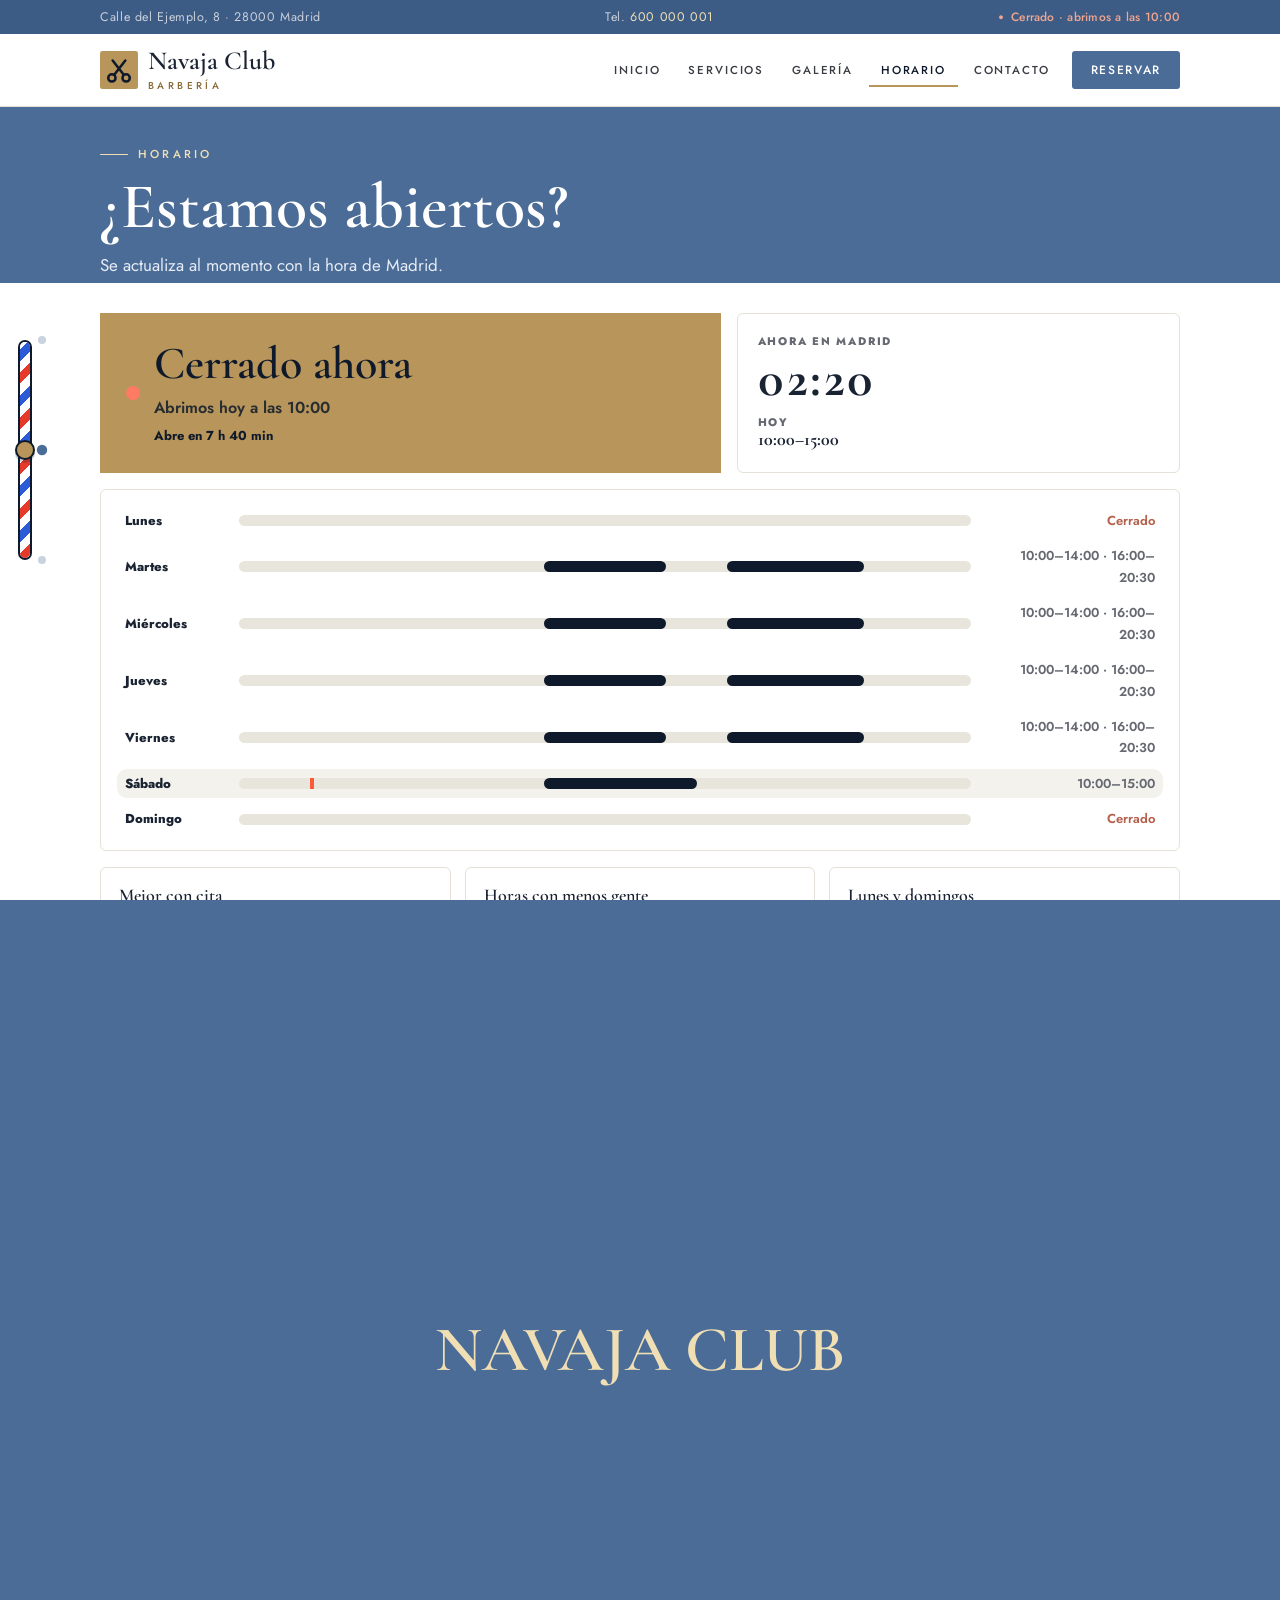
<file: horario.html>
<!doctype html>
<html lang="es"><head>
<meta charset="utf-8"><meta name="viewport" content="width=device-width,initial-scale=1">
<title>Horario · Navaja Club</title>
<meta name="description" content="Horario de la barbería. Consulta si estamos abiertos ahora mismo.">
<meta name="robots" content="noindex">
<meta name="theme-color" content="#0e1a2b">
<link rel="icon" href="favicon.svg" type="image/svg+xml">
<link rel="preconnect" href="https://fonts.googleapis.com"><link rel="preconnect" href="https://fonts.gstatic.com" crossorigin>
<link href="https://fonts.googleapis.com/css2?family=Cormorant+Garamond:ital,wght@0,500;0,600;0,700;1,500;1,600&family=Jost:wght@400;500;600;700&display=swap" rel="stylesheet">
<link rel="stylesheet" href="styles.css?v=1">
<script>try{if(!window.CSSViewTransitionRule&&sessionStorage.getItem("nvgo")){document.documentElement.classList.add("arrive")}}catch(e){}</script>
</head><body data-page="horario">
<a class="skip" href="#main">Saltar al contenido</a>
<div class="topline"><div class="wrap"><span>Calle del Ejemplo, 8 · 28000 Madrid</span><span>Tel. <a href="tel:+34600000001">600 000 001</a></span><span class="pill" data-open-badge>Cargando…</span></div></div>
<header class="bar"><div class="wrap bar-in">
<a class="brand" href="index.html" aria-label="Navaja Club, inicio"><svg class="logo" viewBox="0 0 48 48" aria-hidden="true"><rect width="48" height="48" rx="13" fill="#b8955a"/><g fill="none" stroke="#0e1a2b" stroke-width="3.2" stroke-linecap="round"><circle cx="15" cy="34" r="4.6"/><circle cx="33" cy="34" r="4.6"/><path d="M18 30 L32 12 M30 30 L16 12"/></g></svg><span>Navaja Club<small>barbería</small></span></a>
<nav class="nav" id="nav" aria-label="Principal"><a href="index.html">Inicio</a><a href="servicios.html">Servicios</a><a href="galeria.html">Galería</a><a href="horario.html" class=on aria-current=page>Horario</a><a href="contacto.html">Contacto</a><a class="btn btn-lime nav-cta" href="contacto.html">Reservar</a></nav>
<button class="menu-toggle" aria-expanded="false" aria-controls="nav" aria-label="Abrir menú"><i></i><i></i><i></i></button>
</div></header>
<div class="progress" aria-hidden="true"></div>
<main id="main">

<section class="page-h"><div class="wrap"><p class="eyebrow reveal">Horario</p><h1 class="reveal">¿Estamos abiertos?</h1><p class="lead reveal">Se actualiza al momento con la hora de Madrid.</p></div></section>
<section class="sec tight"><div class="wrap hor"><div class="door big reveal" data-door><span class="dot"></span><div><b data-door-title>Cargando…</b><small data-door-sub></small><em data-door-extra></em></div></div>
<div class="clockcard reveal"><p class="lbl">Ahora en Madrid</p><p class="clock" data-clock>--:--</p><p class="lbl">Hoy</p><p class="today" data-today>—</p></div></div>
<div class="wrap"><div class="timeline reveal" data-timeline></div>
<div class="hnotes"><div class="reveal"><h3>Mejor con cita</h3><p>Con cita previa no esperas. Si pasas sin cita, te encajamos en cuanto haya hueco.</p></div>
<div class="reveal"><h3>Horas con menos gente</h3><p>Martes y miércoles por la mañana suelen ser los momentos más tranquilos.</p></div>
<div class="reveal"><h3>Lunes y domingos</h3><p>Cerramos lunes y domingos. Los festivos avisamos en la puerta y por WhatsApp.</p></div></div></div></section>
<section class="sec status-sec"><div class="wrap status reveal"><div class="status-cta"><h2>Elige tu <em>hueco</em></h2><p>Dinos día y hora y lo cuadramos.</p><div class="cta"><a class="btn btn-lime" href="contacto.html">Reservar cita</a><a class="btn btn-ghost" href="tel:+34600000001">Llamar · 600 000 001</a></div></div>
<div class="dogcard small"><svg class="ico" viewBox="0 0 120 120" fill="none" stroke-width="4" stroke-linecap="round" stroke-linejoin="round" aria-hidden="true"><rect x="40" y="10" width="40" height="72" rx="14"/><rect x="34" y="82" width="52" height="12" rx="3"/><path d="M40 94v14M48 94v14M56 94v14M64 94v14M72 94v14M80 94v14"/><circle cx="60" cy="34" r="5"/></svg></div></div></section>
</main>
<footer class="foot"><div class="wrap">
<div class="foot-top">
<div class="foot-brand"><svg class="logo" viewBox="0 0 48 48" aria-hidden="true"><rect width="48" height="48" rx="13" fill="#b8955a"/><g fill="none" stroke="#0e1a2b" stroke-width="3.2" stroke-linecap="round"><circle cx="15" cy="34" r="4.6"/><circle cx="33" cy="34" r="4.6"/><path d="M18 30 L32 12 M30 30 L16 12"/></g></svg><div><b>Navaja Club</b><p>Barbería con cita previa, buen ambiente y cortes que se notan.</p></div></div>
<div><h4>Visítanos</h4><p>Calle del Ejemplo, 8 · 28000 Madrid</p><p><a href="tel:+34600000001">600 000 001</a></p></div>
<div><h4>Horario</h4><p>Martes a viernes<br>10:00–14:00 · 16:00–20:30</p><p>Sábados 10:00–15:00</p></div>
<div><h4>Navega</h4><a href="index.html">Inicio</a><a href="servicios.html">Servicios</a><a href="galeria.html">Galería</a><a href="horario.html">Horario</a><a href="contacto.html">Contacto</a></div>
</div>
<div class="demo legal"><span>© 2026 Navaja Club · Web de demostración: nombre, teléfono, dirección y opiniones son ficticios.</span><span class="lnk"><a href="#" data-social>Aviso legal</a><a href="#" data-social>Privacidad</a><a href="#" data-social>Cookies</a><a href="#" data-social>Instagram</a><a href="#" data-social>Facebook</a></span></div>
</div>
<div class="giant" aria-hidden="true">NAVAJA CLUB</div>
</footer>
<nav class="sidepole" aria-label="Secciones"><div class="sp-bar"><i></i></div><b class="sp-dot"></b><div class="sp-ticks"></div></nav><div class="wipe" aria-hidden="true"></div>
<button class="totop" type="button" aria-label="Volver arriba">↑</button>
<div class="dock"><a href="tel:+34600000001">Llamar</a><a class="hot" href="contacto.html">Reservar</a><a href="horario.html">Horario</a></div>
<script src="script.js?v=1"></script>
</body></html>
</file>
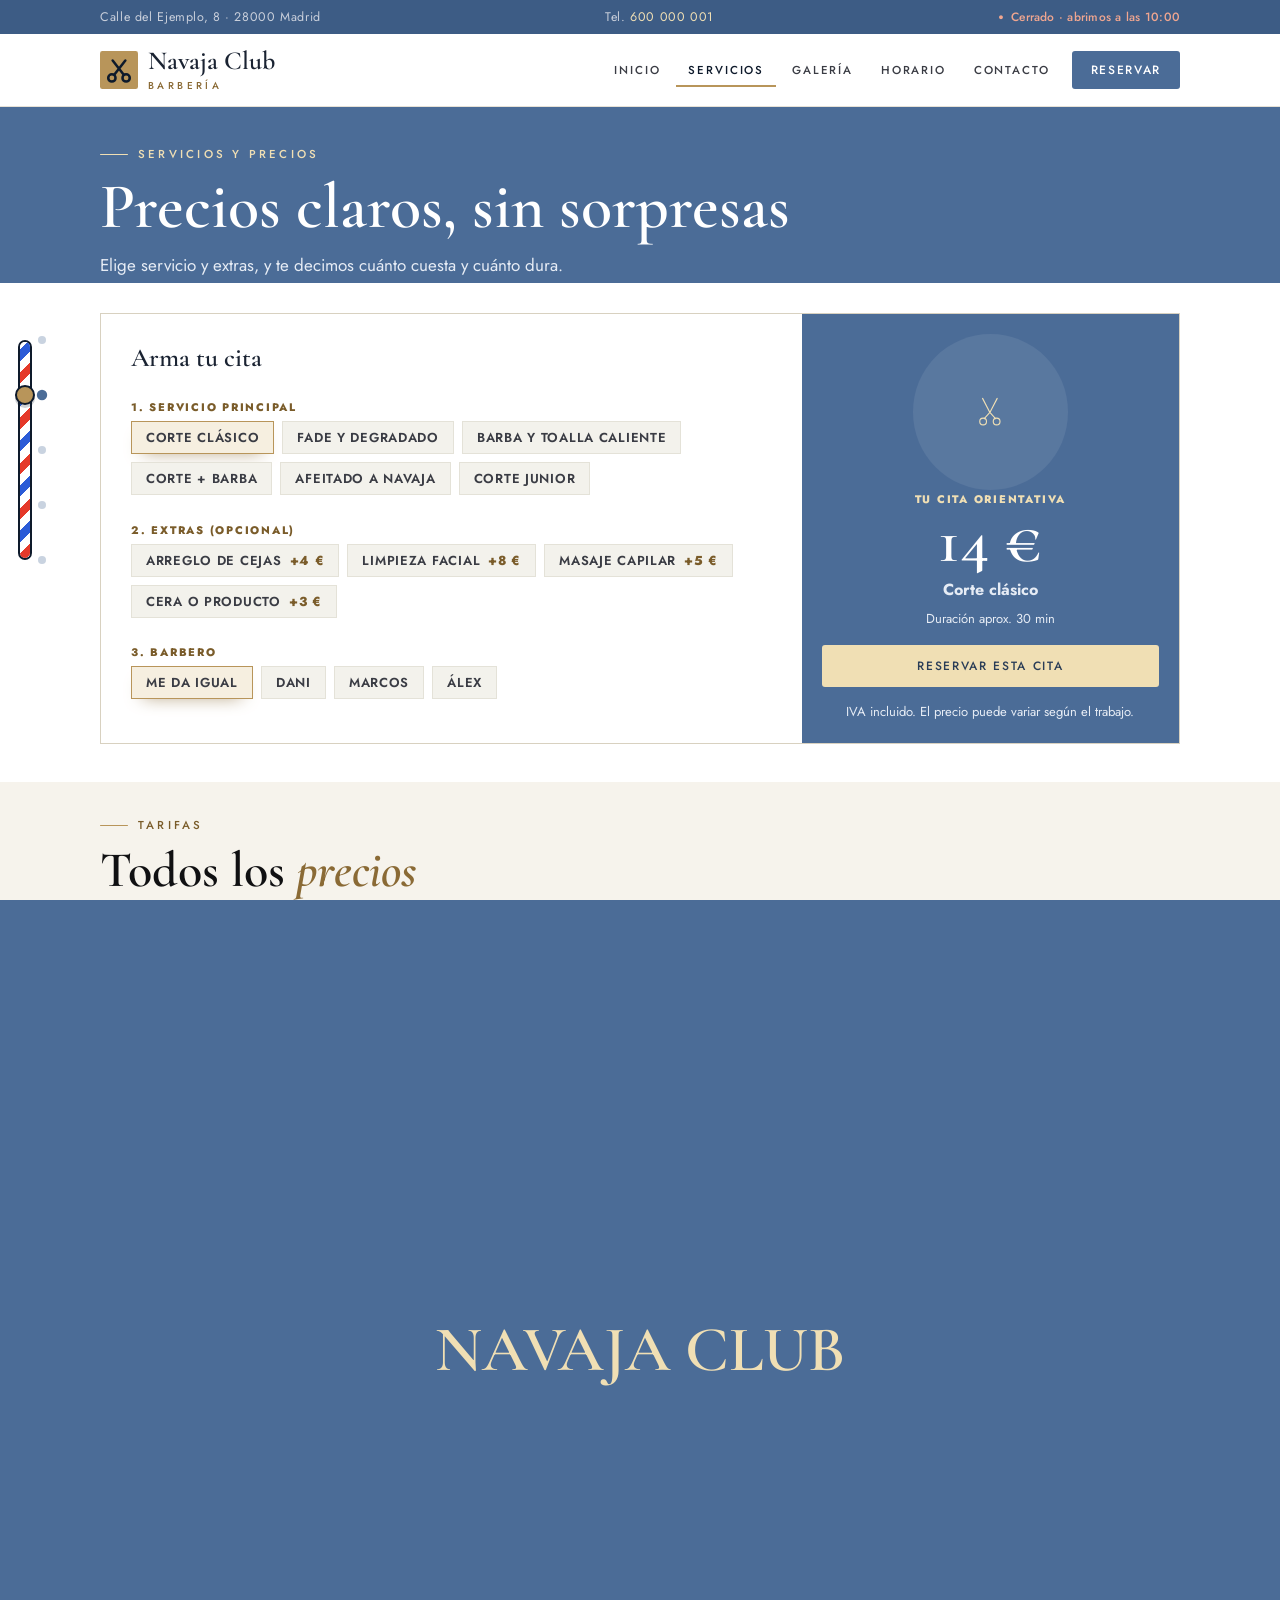
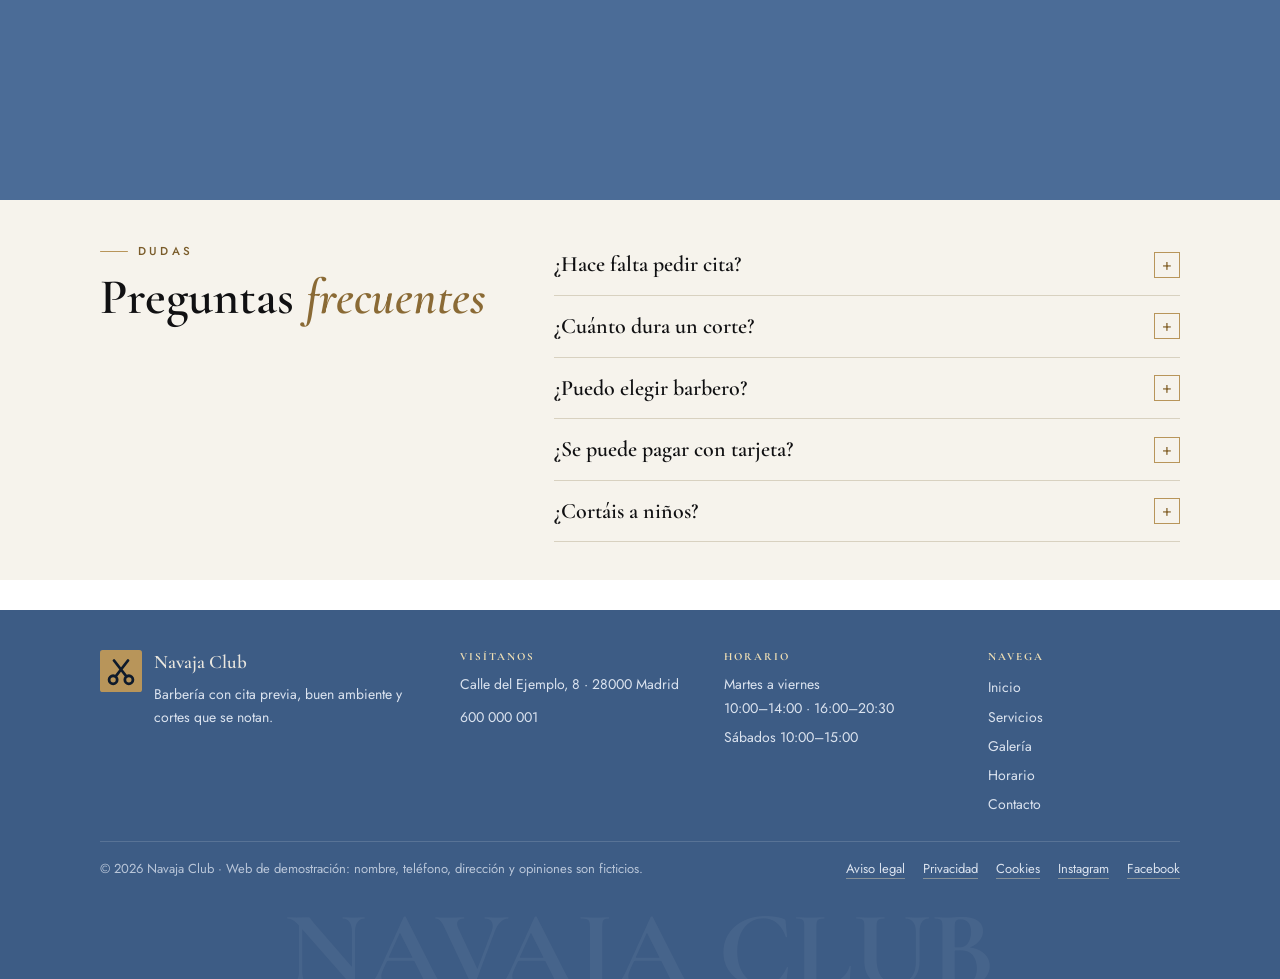
<file: servicios.html>
<!doctype html>
<html lang="es"><head>
<meta charset="utf-8"><meta name="viewport" content="width=device-width,initial-scale=1">
<title>Servicios y precios · Navaja Club</title>
<meta name="description" content="Precios de corte, fade, barba y afeitado a navaja. Calcula tu cita al momento.">
<meta name="robots" content="noindex">
<meta name="theme-color" content="#0e1a2b">
<link rel="icon" href="favicon.svg" type="image/svg+xml">
<link rel="preconnect" href="https://fonts.googleapis.com"><link rel="preconnect" href="https://fonts.gstatic.com" crossorigin>
<link href="https://fonts.googleapis.com/css2?family=Cormorant+Garamond:ital,wght@0,500;0,600;0,700;1,500;1,600&family=Jost:wght@400;500;600;700&display=swap" rel="stylesheet">
<link rel="stylesheet" href="styles.css?v=1">
<script>try{if(!window.CSSViewTransitionRule&&sessionStorage.getItem("nvgo")){document.documentElement.classList.add("arrive")}}catch(e){}</script>
</head><body data-page="servicios">
<a class="skip" href="#main">Saltar al contenido</a>
<div class="topline"><div class="wrap"><span>Calle del Ejemplo, 8 · 28000 Madrid</span><span>Tel. <a href="tel:+34600000001">600 000 001</a></span><span class="pill" data-open-badge>Cargando…</span></div></div>
<header class="bar"><div class="wrap bar-in">
<a class="brand" href="index.html" aria-label="Navaja Club, inicio"><svg class="logo" viewBox="0 0 48 48" aria-hidden="true"><rect width="48" height="48" rx="13" fill="#b8955a"/><g fill="none" stroke="#0e1a2b" stroke-width="3.2" stroke-linecap="round"><circle cx="15" cy="34" r="4.6"/><circle cx="33" cy="34" r="4.6"/><path d="M18 30 L32 12 M30 30 L16 12"/></g></svg><span>Navaja Club<small>barbería</small></span></a>
<nav class="nav" id="nav" aria-label="Principal"><a href="index.html">Inicio</a><a href="servicios.html" class=on aria-current=page>Servicios</a><a href="galeria.html">Galería</a><a href="horario.html">Horario</a><a href="contacto.html">Contacto</a><a class="btn btn-lime nav-cta" href="contacto.html">Reservar</a></nav>
<button class="menu-toggle" aria-expanded="false" aria-controls="nav" aria-label="Abrir menú"><i></i><i></i><i></i></button>
</div></header>
<div class="progress" aria-hidden="true"></div>
<main id="main">

<section class="page-h"><div class="wrap"><p class="eyebrow reveal">Servicios y precios</p><h1 class="reveal">Precios claros, sin sorpresas</h1><p class="lead reveal">Elige servicio y extras, y te decimos cuánto cuesta y cuánto dura.</p></div></section>
<section class="sec tight"><div class="wrap">
<div class="calc reveal" data-calc>
<div class="calc-form"><h2>Arma tu cita</h2>
<fieldset><legend>1. Servicio principal</legend><div class="opts">
<label><input type="radio" name="svc" value="0" checked><span>Corte clásico</span></label>
<label><input type="radio" name="svc" value="1"><span>Fade y degradado</span></label>
<label><input type="radio" name="svc" value="2"><span>Barba y toalla caliente</span></label>
<label><input type="radio" name="svc" value="3"><span>Corte + barba</span></label>
<label><input type="radio" name="svc" value="4"><span>Afeitado a navaja</span></label>
<label><input type="radio" name="svc" value="5"><span>Corte junior</span></label></div></fieldset>
<fieldset><legend>2. Extras (opcional)</legend><div class="opts">
<label><input type="checkbox" name="ex" value="4"><span>Arreglo de cejas <i>+4 €</i></span></label>
<label><input type="checkbox" name="ex" value="8"><span>Limpieza facial <i>+8 €</i></span></label>
<label><input type="checkbox" name="ex" value="5"><span>Masaje capilar <i>+5 €</i></span></label>
<label><input type="checkbox" name="ex" value="3"><span>Cera o producto <i>+3 €</i></span></label></div></fieldset>
<fieldset><legend>3. Barbero</legend><div class="opts">
<label><input type="radio" name="bar" value="Cualquiera" checked><span>Me da igual</span></label>
<label><input type="radio" name="bar" value="Dani"><span>Dani</span></label>
<label><input type="radio" name="bar" value="Marcos"><span>Marcos</span></label>
<label><input type="radio" name="bar" value="Álex"><span>Álex</span></label></div></fieldset>
</div>
<aside class="calc-out"><div class="dogcard"><svg class="ico" viewBox="0 0 120 120" fill="none" stroke-width="4" stroke-linecap="round" stroke-linejoin="round" aria-hidden="true"><circle cx="36" cy="94" r="12"/><circle cx="84" cy="94" r="12"/><path d="M60 62 L34 12 M60 62 L86 12 M60 62 L40 84 M60 62 L80 84"/></svg></div>
<p class="lbl">Tu cita orientativa</p><p class="total"><span data-total>14</span> €</p>
<p class="sub" data-summary>Corte clásico</p><p class="time" data-time>Duración aprox. 30 min</p>
<a class="btn btn-lime wide" data-wa href="contacto.html">Reservar esta cita</a><p class="fine">IVA incluido. El precio puede variar según el trabajo.</p></aside>
</div></div></section>
<section class="sec paper"><div class="wrap">
<header class="sec-h reveal"><p class="eyebrow">Tarifas</p><h2>Todos los <em>precios</em></h2></header>
<div class="table-wrap reveal"><table class="prices"><thead><tr><th>Servicio</th><th>Precio</th><th>Duración</th></tr></thead><tbody><tr id="clasico"><th scope="row"><b>Corte clásico</b><span>Tijera y máquina, lavado y peinado. El corte de siempre, bien hecho.</span></th><td>14 €</td><td>30 min</td></tr><tr id="fade"><th scope="row"><b>Fade y degradado</b><span>Degradado a medida: skin, low, mid o high. Acabado limpio.</span></th><td>16 €</td><td>35 min</td></tr><tr id="barba"><th scope="row"><b>Barba y toalla caliente</b><span>Perfilado, hidratación y toalla caliente para una barba cuidada.</span></th><td>10 €</td><td>25 min</td></tr><tr id="combo"><th scope="row"><b>Corte + barba</b><span>El combo completo en una sola cita. Ahorras tiempo y dinero.</span></th><td>22 €</td><td>55 min</td></tr><tr id="navaja"><th scope="row"><b>Afeitado a navaja</b><span>Ritual clásico: espuma, toalla caliente y navaja. Piel como nueva.</span></th><td>15 €</td><td>30 min</td></tr><tr id="junior"><th scope="row"><b>Corte junior</b><span>Hasta 12 años. Con paciencia, buen humor y sin lloros.</span></th><td>11 €</td><td>25 min</td></tr></tbody></table></div>
<p class="fine center reveal">Extras: cejas 4 € · limpieza facial 8 € · masaje capilar 5 € · cera o producto 3 €</p></div></section>
<section class="sec"><div class="wrap">
<header class="sec-h reveal"><p class="eyebrow">Incluido siempre</p><h2>Todos los servicios <em>llevan</em></h2></header>
<ul class="incl"><li class="reveal"><span>🚿</span>Lavado</li><li class="reveal"><span>💈</span>Asesoramiento</li><li class="reveal"><span>🧴</span>Peinado y producto</li><li class="reveal"><span>🔥</span>Toalla caliente</li><li class="reveal"><span>🥃</span>Bebida de cortesía</li><li class="reveal"><span>📱</span>Recordatorio de cita</li></ul></div></section>
<section class="sec paper"><div class="wrap faq-wrap"><header class="sec-h reveal left"><p class="eyebrow">Dudas</p><h2>Preguntas <em>frecuentes</em></h2></header><div class="faq"><details class="reveal"><summary>¿Hace falta pedir cita?</summary><p>Recomendamos cita previa para no esperar. Si pasas sin cita, te encajamos en cuanto haya hueco libre.</p></details><details class="reveal"><summary>¿Cuánto dura un corte?</summary><p>Entre 30 y 45 minutos un corte, y 45–60 con barba. Te damos una hora estimada al reservar.</p></details><details class="reveal"><summary>¿Puedo elegir barbero?</summary><p>Sí. Al pedir cita dinos con quién prefieres cortarte y reservamos su hueco.</p></details><details class="reveal"><summary>¿Se puede pagar con tarjeta?</summary><p>Sí, aceptamos tarjeta, Bizum y efectivo.</p></details><details class="reveal"><summary>¿Cortáis a niños?</summary><p>Claro. El corte junior es para menores de 12 años y se hace con calma y buen humor.</p></details></div></div></section>
</main>
<footer class="foot"><div class="wrap">
<div class="foot-top">
<div class="foot-brand"><svg class="logo" viewBox="0 0 48 48" aria-hidden="true"><rect width="48" height="48" rx="13" fill="#b8955a"/><g fill="none" stroke="#0e1a2b" stroke-width="3.2" stroke-linecap="round"><circle cx="15" cy="34" r="4.6"/><circle cx="33" cy="34" r="4.6"/><path d="M18 30 L32 12 M30 30 L16 12"/></g></svg><div><b>Navaja Club</b><p>Barbería con cita previa, buen ambiente y cortes que se notan.</p></div></div>
<div><h4>Visítanos</h4><p>Calle del Ejemplo, 8 · 28000 Madrid</p><p><a href="tel:+34600000001">600 000 001</a></p></div>
<div><h4>Horario</h4><p>Martes a viernes<br>10:00–14:00 · 16:00–20:30</p><p>Sábados 10:00–15:00</p></div>
<div><h4>Navega</h4><a href="index.html">Inicio</a><a href="servicios.html">Servicios</a><a href="galeria.html">Galería</a><a href="horario.html">Horario</a><a href="contacto.html">Contacto</a></div>
</div>
<div class="demo legal"><span>© 2026 Navaja Club · Web de demostración: nombre, teléfono, dirección y opiniones son ficticios.</span><span class="lnk"><a href="#" data-social>Aviso legal</a><a href="#" data-social>Privacidad</a><a href="#" data-social>Cookies</a><a href="#" data-social>Instagram</a><a href="#" data-social>Facebook</a></span></div>
</div>
<div class="giant" aria-hidden="true">NAVAJA CLUB</div>
</footer>
<nav class="sidepole" aria-label="Secciones"><div class="sp-bar"><i></i></div><b class="sp-dot"></b><div class="sp-ticks"></div></nav><div class="wipe" aria-hidden="true"></div>
<button class="totop" type="button" aria-label="Volver arriba">↑</button>
<div class="dock"><a href="tel:+34600000001">Llamar</a><a class="hot" href="contacto.html">Reservar</a><a href="horario.html">Horario</a></div>
<script src="script.js?v=1"></script>
</body></html>
</file>
<file: styles.css>
:root{--ink:#0e1a2b;--coal:#141418;--coal2:#1c1c22;--line:#2b2b33;--bone:#f1ede4;--paper:#f6f3ec;--mute:#9a9ca6;--lime:#b8955a;--lime2:#a38048;--blue:#7aa7ff;--red:#ff5a36;--r:20px;--ease:cubic-bezier(.2,.7,.2,1);
--bg:var(--ink);--fg:var(--bone);--card:var(--coal);--bd:var(--line);--mu:var(--mute)}
*{box-sizing:border-box}html{overflow-x:clip;scroll-behavior:smooth;-webkit-text-size-adjust:100%}
body{margin:0;background:var(--ink);color:var(--bone);font:500 15.5px/1.55 'Jost',system-ui,sans-serif;overflow-x:hidden}
svg{max-width:100%;display:block}a{color:inherit}p{margin:0}h1,h2,h3,h4{font-family:'Cormorant Garamond','Jost',sans-serif;font-weight:800;line-height:1.04;margin:0;letter-spacing:-.025em;text-wrap:balance}
em{font-style:normal;color:var(--lime)}
.wrap{width:min(1080px,100% - 40px);margin-inline:auto}
.skip{position:absolute;left:-999px;top:8px;background:var(--lime);color:#000;padding:10px 14px;border-radius:10px;z-index:99}.skip:focus{left:8px}
:focus-visible{outline:3px solid var(--lime);outline-offset:3px;border-radius:8px}
/* header */
.bar{position:sticky;top:0;z-index:50;background:rgba(14,26,43,.78);backdrop-filter:blur(14px);-webkit-backdrop-filter:blur(14px);border-bottom:1px solid transparent;transition:.3s}
.bar.scrolled{border-color:var(--line)}
.bar-in{display:flex;align-items:center;gap:18px;height:62px}
.brand{display:flex;align-items:center;gap:10px;text-decoration:none;margin-right:auto}.brand .logo{width:36px;height:36px;transition:transform .5s var(--ease)}.brand:hover .logo{transform:rotate(-12deg) scale(1.08)}
.brand span{font:800 18px/1 'Cormorant Garamond';display:flex;flex-direction:column;letter-spacing:-.02em}.brand small{font:700 10px/1.4 'Jost';letter-spacing:.2em;text-transform:uppercase;color:var(--mute);margin-top:3px}
.nav{display:flex;align-items:center;gap:4px}.nav a:not(.btn){text-decoration:none;font-weight:600;font-size:14px;padding:7px 12px;border-radius:99px;color:#cfd0d6;transition:.25s}
.nav a:not(.btn):hover{background:var(--coal2);color:#fff}.nav a.on{background:var(--bone);color:#000}.nav-cta{margin-left:6px}
.pill{font:700 12px/1 'Jost';padding:8px 12px;border-radius:99px;background:var(--coal2);white-space:nowrap}.pill.is-open{background:#1f3a14;color:#b9ff7a}.pill.is-closed{background:#3a1a14;color:#ff9a84}
.menu-toggle{display:none;width:42px;height:42px;border:1px solid var(--line);background:var(--coal);border-radius:12px;cursor:pointer;flex-direction:column;gap:5px;align-items:center;justify-content:center}
.menu-toggle i{width:18px;height:2px;background:#fff;border-radius:2px;transition:.3s}.menu-toggle[aria-expanded=true] i:nth-child(1){transform:translateY(7px) rotate(45deg)}.menu-toggle[aria-expanded=true] i:nth-child(2){opacity:0}.menu-toggle[aria-expanded=true] i:nth-child(3){transform:translateY(-7px) rotate(-45deg)}
.progress{position:fixed;left:0;top:0;height:3px;width:100%;background:var(--lime);transform:scaleX(0);transform-origin:0 50%;z-index:60}
/* botones */
.btn{display:inline-flex;align-items:center;justify-content:center;gap:8px;font:800 14px/1 'Jost';padding:12px 20px;border-radius:99px;border:2px solid transparent;text-decoration:none;cursor:pointer;transition:transform .25s var(--ease),box-shadow .25s,background .25s}
.btn:hover{transform:translateY(-3px)}.btn:active{transform:scale(.97)}.btn.wide{width:100%}
.btn-lime{background:var(--lime);color:#0e1a2b;box-shadow:0 12px 26px -14px var(--lime)}.btn-lime:hover{background:#cfae78;box-shadow:0 16px 30px -12px var(--lime)}
.btn-ghost{border-color:currentColor;background:transparent;color:inherit}.btn-ghost:hover{background:rgba(255,255,255,.08)}
.cta{display:flex;flex-wrap:wrap;gap:12px}.center{text-align:center;margin-top:30px}
/* tipografía */
.eyebrow{font:800 11px/1 'Jost';letter-spacing:.22em;text-transform:uppercase;color:var(--lime);display:inline-flex;align-items:center;gap:10px;margin-bottom:12px}
.eyebrow:before{content:"";width:24px;height:3px;border-radius:3px;background:currentColor}
.lead{font-size:clamp(15px,1.5vw,17px);color:var(--mute);max-width:56ch}
.sec{padding:clamp(40px,5.5vw,72px) 0}.sec.tight{padding-top:20px}
.paper{--bg:var(--paper);--fg:#101012;--card:#fff;--bd:#dedad0;--mu:#5c5f69;background:var(--paper);color:#101012}
.paper em{color:#0e1a2b;background:var(--lime);padding:0 .12em;border-radius:.2em}.paper .eyebrow{color:#7a5c2a}.paper .lead,.paper .fine{color:#5c5f69}
.sec-h{max-width:640px;margin:0 auto 30px;text-align:center}.sec-h.left{text-align:left;margin:0 0 24px}
.sec-h h2,.status h2{font-size:clamp(26px,3.6vw,42px)}.sec-h p:last-child{color:var(--mu);margin-top:10px}
.page-h{padding:clamp(28px,4vw,52px) 0 8px}.page-h h1{font-size:clamp(34px,5.2vw,60px);margin-bottom:12px}
.fine{font-size:13px;color:var(--mute);margin-top:10px}
/* hero */
.hero{padding:clamp(16px,2.5vw,34px) 0 clamp(24px,3.5vw,44px);position:relative;overflow:hidden}
.hero:before{content:"";position:absolute;right:-10%;top:-20%;width:60%;aspect-ratio:1;background:radial-gradient(circle,rgba(184,149,90,.16),transparent 62%);pointer-events:none}
.hero-in{display:grid;grid-template-columns:1.05fr .95fr;gap:30px;align-items:center}
.hero h1{font-size:clamp(38px,5.4vw,70px);margin:4px 0 16px}.hero h1 em{display:block}
.hero .lead{margin-bottom:20px}.mini{list-style:none;padding:0;margin:20px 0 0;display:flex;flex-wrap:wrap;gap:8px 20px;font-weight:700;font-size:13px;color:#cfd0d6}.mini li:before{content:"✓ ";color:var(--lime)}
.hero-vis{position:relative;max-width:440px;margin-left:auto;width:100%}
.disc{position:relative;aspect-ratio:1;border-radius:50%;background:var(--lime);display:grid;place-items:end center;overflow:hidden;box-shadow:0 40px 60px -30px rgba(184,149,90,.5)}
.disc .par{width:92%;transition:transform .25s ease-out}.disc .man{width:100%}
.pole{position:absolute;left:-4%;top:8%;bottom:8%;width:34px;border-radius:99px;background:#fff;border:3px solid #222;overflow:hidden;z-index:2;box-shadow:0 14px 30px rgba(0,0,0,.4)}
.pole i{position:absolute;inset:-60px 0;background:repeating-linear-gradient(135deg,#e5392a 0 14px,#fff 14px 28px,#2b5bd7 28px 42px,#fff 42px 56px);animation:pole 3s linear infinite}
@keyframes pole{to{transform:translateY(56px)}}
.chip{position:absolute;background:var(--bone);color:#0e1a2b;border-radius:99px;padding:8px 13px;font:800 12px/1 'Jost';box-shadow:0 14px 30px -14px rgba(0,0,0,.6);animation:float 6s ease-in-out infinite;z-index:3}
@keyframes float{50%{transform:translateY(-10px)}}.c1{left:6%;top:14%}.c2{right:-2%;top:46%;animation-delay:-2s}.c3{left:2%;bottom:8%;animation-delay:-4s}
.eye{transform-box:fill-box;transform-origin:center;animation:blink 5.5s infinite}@keyframes blink{0%,94%,100%{transform:scaleY(1)}97%{transform:scaleY(.1)}}
/* marquee */
.marquee{background:var(--lime);color:#0e1a2b;overflow:hidden;padding:12px 0;transform:rotate(-1.2deg);margin:8px 0}
.mq{display:flex;gap:22px;width:max-content;animation:mq 36s linear infinite;font:800 20px/1 'Cormorant Garamond';align-items:center;text-transform:uppercase;letter-spacing:-.01em}.mq span{white-space:nowrap}.mq i{font-style:normal;font-size:16px}
@keyframes mq{to{transform:translateX(-50%)}}
/* servicios */
.svc-grid{display:grid;grid-template-columns:repeat(3,1fr);gap:14px}
.svc{position:relative;background:var(--coal);border:1px solid var(--line);border-radius:var(--r);padding:20px 20px 18px;text-decoration:none;display:flex;flex-direction:column;gap:6px;transition:box-shadow .3s,border-color .3s;transform-style:preserve-3d}
.svc:hover{border-color:var(--lime);box-shadow:0 20px 40px -26px var(--lime)}
.svc .ic{width:44px;height:44px;border-radius:13px;background:var(--coal2);border:1px solid var(--line);display:grid;place-items:center;font-size:21px;margin-bottom:4px}
.svc h3{font-size:20px}.svc p{color:var(--mute);font-size:14px;flex:1}.svc .from{font-size:13px;color:var(--mute)}.svc .from b{font:800 19px 'Cormorant Garamond';color:var(--lime)}
.svc .go{position:absolute;right:16px;bottom:16px;width:32px;height:32px;border-radius:50%;background:var(--bone);color:#000;display:grid;place-items:center;transition:.3s}.svc:hover .go{background:var(--lime);transform:translateX(4px)}
/* antes / después */
.ba{position:relative;max-width:400px;margin:0 auto;aspect-ratio:1;border-radius:26px;overflow:hidden;box-shadow:0 30px 50px -30px rgba(0,0,0,.5);--pos:50%;touch-action:pan-y;user-select:none}
.ba-img{position:absolute;inset:0;background:var(--bg);display:grid;place-items:end center}.ba-img .man{width:92%}
.ba-img.before{clip-path:inset(0 calc(100% - var(--pos)) 0 0)}
.ba-tag{position:absolute;top:12px;background:#0e1a2b;color:#fff;font:800 11px/1 'Jost';letter-spacing:.14em;text-transform:uppercase;padding:7px 11px;border-radius:99px}.after .ba-tag{right:12px}.before .ba-tag{left:12px}
.ba-handle{position:absolute;top:0;bottom:0;left:var(--pos);width:44px;margin-left:-22px;border:0;background:transparent;cursor:ew-resize;padding:0}
.ba-handle:before{content:"";position:absolute;left:50%;top:0;bottom:0;width:4px;margin-left:-2px;background:#fff}
.ba-handle span{position:absolute;left:50%;top:50%;width:44px;height:44px;margin:-22px 0 0 -22px;border-radius:50%;background:#0e1a2b;border:3px solid #fff;display:grid;place-items:center}
.ba-handle span:before{content:"◂ ▸";color:var(--lime);font-size:12px;letter-spacing:2px}
/* pasos */
.steps{list-style:none;padding:0;margin:0;display:grid;grid-template-columns:repeat(4,1fr);gap:16px;position:relative}
.step{position:relative;padding-top:6px}.step .n{width:44px;height:44px;border-radius:12px;background:var(--lime);color:#000;display:grid;place-items:center;font:800 19px 'Cormorant Garamond';margin-bottom:12px}
.step h3{font-size:18px;margin-bottom:5px}.step p{font-size:14px;color:var(--mute)}.steps:before{content:"";position:absolute;left:44px;right:20px;top:28px;border-top:2px dashed var(--line);z-index:0}.step .n{position:relative;z-index:1}
/* equipo */
.team{display:grid;grid-template-columns:repeat(3,1fr);gap:14px}
.member{background:var(--card);border:1px solid var(--bd);border-radius:var(--r);padding:12px 12px 18px;text-align:center;transition:transform .35s var(--ease)}.member:hover{transform:translateY(-6px)}
.member .man{background:var(--bg);border-radius:14px;width:100%;margin-bottom:12px}.member h3{font-size:20px}.member p{color:var(--mu);font-size:14px;margin-top:2px}
/* galería */
.strip{display:grid;grid-template-columns:repeat(6,1fr);gap:10px}.mosaic{display:grid;grid-template-columns:repeat(4,1fr);gap:12px}
.tile{position:relative;border:0;padding:0;border-radius:20px;background:var(--bg);overflow:hidden;cursor:zoom-in;aspect-ratio:1/1.12;display:grid;place-items:end center;transition:transform .4s var(--ease),box-shadow .4s;font:inherit;color:inherit}
.tile:hover{transform:translateY(-6px) rotate(-1deg);box-shadow:0 24px 40px -22px rgba(0,0,0,.6)}.strip .tile{aspect-ratio:1/1.2}.strip .cap{display:none}
.tile .man{width:94%;transition:transform .5s var(--ease)}.tile:hover .man{transform:scale(1.06)}
.tile .deco{position:absolute;inset:0;background:radial-gradient(circle at 18% 22%,rgba(255,255,255,.4) 0 8%,transparent 9%),radial-gradient(circle at 86% 66%,rgba(255,255,255,.3) 0 6%,transparent 7%)}
.cap{position:absolute;left:8px;right:8px;bottom:8px;background:rgba(14,26,43,.9);color:#fff;border-radius:12px;padding:8px 11px;text-align:left;display:flex;flex-direction:column;transform:translateY(8px);opacity:0;transition:.3s}
.tile:hover .cap,.tile:focus-visible .cap{transform:none;opacity:1}.cap b{font:800 15px 'Cormorant Garamond'}.cap i{font-style:normal;font-size:12px;color:var(--lime);font-weight:700}
.filters{display:flex;flex-wrap:wrap;gap:8px;margin-bottom:18px}.fbtn{font:700 13px/1 'Jost';padding:9px 16px;border-radius:99px;border:1px solid var(--line);background:var(--coal);color:#fff;cursor:pointer;transition:.25s}
.fbtn:hover{border-color:var(--lime)}.fbtn.on{background:var(--lime);color:#000;border-color:var(--lime)}.tile.hide{display:none}.empty{text-align:center;color:var(--mute);padding:40px}
.lb{position:fixed;inset:0;background:rgba(0,0,0,.86);display:none;place-items:center;z-index:90;padding:20px;backdrop-filter:blur(6px)}.lb.on{display:grid;animation:fade .25s}@keyframes fade{from{opacity:0}}
.lb-card{background:var(--bg);width:min(520px,100%);border-radius:28px;padding:22px 22px 10px;text-align:center;position:relative;overflow:hidden}.lb-card .man{width:90%;margin:0 auto}
.lb-card p{font:800 24px 'Cormorant Garamond';margin:0;padding:12px 0 2px;background:#0e1a2b;color:#fff;margin:0 -22px}.lb-card small{display:block;color:var(--lime);font-weight:700;background:#0e1a2b;margin:0 -22px;padding:0 0 14px}
.lb button{position:absolute;border:0;width:44px;height:44px;border-radius:50%;background:#fff;color:#000;font-size:19px;cursor:pointer;z-index:3}.lb .x{top:12px;right:12px}.lb .pv{left:12px;top:44%}.lb .nx{right:12px;top:44%}
/* faq */
.faq-wrap{display:grid;grid-template-columns:.8fr 1.2fr;gap:36px;align-items:start}.faq{display:grid;gap:10px}
details{background:var(--card);border:1px solid var(--bd);border-radius:16px;padding:2px 18px;transition:.25s}details[open]{border-color:var(--lime);box-shadow:0 18px 36px -26px var(--lime)}
.paper details[open]{border-color:#0e1a2b;box-shadow:0 18px 36px -28px #000}
summary{list-style:none;cursor:pointer;font:700 16px/1.3 'Cormorant Garamond';padding:14px 32px 14px 0;position:relative}summary::-webkit-details-marker{display:none}
summary:after{content:"+";position:absolute;right:0;top:50%;transform:translateY(-50%);width:26px;height:26px;border-radius:50%;background:var(--lime);color:#000;display:grid;place-items:center;font:700 17px/1 'Jost';transition:.3s}
details[open] summary:after{content:"–";transform:translateY(-50%) rotate(180deg)}details p{padding:0 0 14px;color:var(--mu);font-size:14.5px}
/* estado */
.status-sec{padding-top:24px}.status{background:var(--lime);color:#0e1a2b;border-radius:28px;padding:clamp(22px,3.5vw,38px);display:grid;grid-template-columns:auto 1fr;gap:26px;align-items:center;position:relative;overflow:hidden}
.status p{margin:8px 0 16px}.status .btn-lime{background:#0e1a2b;color:var(--lime);box-shadow:none}.status .btn-lime:hover{background:#1b1b20}.status .btn-ghost{color:#0e1a2b}.status em{color:#0e1a2b;text-decoration:underline;text-decoration-thickness:4px;text-underline-offset:4px}
.door{display:flex;align-items:center;gap:14px;background:#0e1a2b;color:#fff;border-radius:20px;padding:16px 22px;min-width:230px}
.door .dot{width:14px;height:14px;border-radius:50%;background:#777;flex:none}.door.is-open .dot{background:var(--lime);animation:ping 1.8s infinite}.door.is-closed .dot{background:#ff7a62}
@keyframes ping{70%{box-shadow:0 0 0 14px rgba(184,149,90,0)}100%{box-shadow:0 0 0 0 rgba(184,149,90,0)}}.door.is-open .dot{box-shadow:0 0 0 0 rgba(184,149,90,.7)}
.door b{display:block;font:800 24px/1 'Cormorant Garamond'}.door small{display:block;opacity:.85;margin-top:6px;font-weight:600;font-size:14px}.door em{display:block;font-style:normal;font-size:13px;color:var(--lime);margin-top:4px;font-weight:700;text-decoration:none;background:none;padding:0}
.dogcard{background:rgba(14,26,43,.1);border-radius:24px;display:grid;place-items:end center;padding:12px 12px 0;overflow:hidden}.dogcard .man{width:92%}.dogcard.small{width:170px;margin-left:auto}
/* horario */
.hor{display:grid;grid-template-columns:1.4fr 1fr;gap:16px}.hor .door.big{background:var(--lime);color:#0e1a2b;padding:26px}.hor .door.big b{font-size:clamp(30px,4vw,46px)}.hor .door.big small{font-size:16px}.hor .door.big em{color:#0e1a2b}
.clockcard{background:var(--coal);border:1px solid var(--line);border-radius:20px;padding:20px;display:flex;flex-direction:column;justify-content:center}
.lbl{font:800 11px/1 'Jost';letter-spacing:.16em;text-transform:uppercase;color:var(--mute)}.clock{font:800 clamp(34px,4.6vw,52px)/1 'Cormorant Garamond';margin:6px 0 12px;font-variant-numeric:tabular-nums}.today{font:800 18px 'Cormorant Garamond'}
.timeline{margin-top:16px;background:var(--coal);border:1px solid var(--line);border-radius:20px;padding:16px;display:grid;gap:6px}
.tl-row{display:grid;grid-template-columns:100px 1fr 170px;gap:14px;align-items:center;font-size:13px;padding:4px 8px;border-radius:10px}.tl-row.is-today{background:var(--coal2)}.tl-day{font-weight:800}.tl-txt{color:var(--mute);text-align:right;font-weight:600}
.tl-track{position:relative;height:11px;background:#25262c;border-radius:99px;overflow:hidden}.tl-seg{position:absolute;top:0;bottom:0;background:var(--lime);border-radius:99px;transform-origin:left;animation:grow .9s var(--ease) both}@keyframes grow{from{transform:scaleX(0)}}
.tl-now{position:absolute;top:-3px;bottom:-3px;width:4px;background:var(--red);border-radius:3px;z-index:2}.tl-row.is-closed .tl-txt{color:#c0705e}
.hnotes{display:grid;grid-template-columns:repeat(3,1fr);gap:14px;margin-top:16px}.hnotes>div{background:var(--coal);border:1px solid var(--line);border-radius:18px;padding:18px}.hnotes h3{font-size:18px;margin-bottom:6px}.hnotes p{color:var(--mute);font-size:14px}
/* calculadora */
.calc{display:grid;grid-template-columns:1.3fr .7fr;background:var(--coal);border:1px solid var(--line);border-radius:24px;overflow:hidden}
.calc-form{padding:clamp(18px,3vw,30px);display:grid;gap:16px}.calc-form h2{font-size:26px}
fieldset{border:0;padding:0;margin:0}legend{font:800 11px/1 'Jost';letter-spacing:.16em;text-transform:uppercase;color:var(--lime);margin-bottom:8px;padding:0}
.opts{display:flex;flex-wrap:wrap;gap:8px}.opts label{cursor:pointer}.opts input{position:absolute;opacity:0;pointer-events:none}
.opts span{display:inline-flex;gap:8px;align-items:center;padding:9px 14px;border:1px solid var(--line);border-radius:99px;font-weight:600;font-size:13px;background:var(--coal2);transition:.2s}.opts i{font-style:normal;color:var(--lime);font-weight:800}
.opts input:checked+span{border-color:var(--lime);background:#222a0b;box-shadow:0 8px 18px -12px var(--lime)}.opts input:focus-visible+span{outline:3px solid var(--lime);outline-offset:2px}
.calc-out{background:var(--lime);color:#0e1a2b;padding:20px;display:flex;flex-direction:column;align-items:center;text-align:center;gap:4px}
.calc-out .dogcard{width:46%;background:rgba(14,26,43,.1)}.calc-out .lbl{color:#7a5c2a}.total{font:800 clamp(44px,5vw,60px)/1 'Cormorant Garamond';transition:transform .3s}.total.bump{transform:scale(1.08)}
.calc-out .sub{font-weight:700}.calc-out .time{font-size:13px;margin-bottom:12px;color:#2c3a05}.calc-out .btn-lime{background:#0e1a2b;color:var(--lime)}.calc-out .fine{color:#2c3a05}
.table-wrap{overflow-x:auto;background:#fff;border:1px solid #dedad0;border-radius:20px}.prices{width:100%;border-collapse:collapse;min-width:520px;color:#101012}.prices th,.prices td{padding:14px 18px;text-align:left;border-bottom:1px solid #e6e2d8}
.prices thead th{font:800 11px 'Jost';letter-spacing:.14em;text-transform:uppercase;color:#5c5f69;background:#efece3}.prices tbody th b{display:block;font:800 17px 'Cormorant Garamond'}.prices tbody th span{color:#5c5f69;font-size:13px;font-weight:500}
.prices td{font:800 17px 'Cormorant Garamond'}.prices td:last-child{font:600 14px 'Jost';color:#5c5f69}.prices tr:last-child>*{border-bottom:0}.prices tbody tr:hover{background:#f7ffd9}
.incl{list-style:none;padding:0;margin:0;display:grid;grid-template-columns:repeat(6,1fr);gap:10px}.incl li{background:var(--coal);border:1px solid var(--line);border-radius:16px;padding:14px 8px;text-align:center;font-weight:700;font-size:13px;display:flex;flex-direction:column;gap:8px;align-items:center}.incl span{font-size:24px}
/* contacto */
.contact{display:grid;grid-template-columns:1.2fr .8fr;gap:20px;align-items:start}
.form{background:var(--coal);border:1px solid var(--line);border-radius:24px;padding:clamp(18px,3vw,30px);display:grid;gap:13px}.form h2{font-size:26px}.row{display:grid;grid-template-columns:1fr 1fr;gap:12px}
label{display:grid;gap:7px;font:700 12px/1 'Jost';letter-spacing:.06em;text-transform:uppercase;color:#cfd0d6}
input:not([type=radio]):not([type=checkbox]),select,textarea{font:500 15px 'Jost';padding:11px 13px;border:1px solid var(--line);border-radius:12px;background:var(--coal2);color:#fff;width:100%;transition:.2s;text-transform:none;letter-spacing:0}
input:focus,select:focus,textarea:focus{outline:0;border-color:var(--lime);box-shadow:0 0 0 4px rgba(184,149,90,.15)}input[type=date]{color-scheme:dark}.err{color:#ff9a84;font-weight:700;font-size:14px}
.info{display:grid;gap:12px}.card{background:var(--coal);border:1px solid var(--line);border-radius:18px;padding:18px}.card h3{font-size:17px;margin-bottom:4px}.card p{color:var(--mute);font-size:14px}
.big-link{display:inline-block;font:800 24px 'Cormorant Garamond';text-decoration:none;color:#fff;border-bottom:3px solid var(--lime)}.big-link.sm{font-size:16px}.big-link:hover{color:var(--lime)}
.map{width:100%;border-radius:14px;margin-top:10px}.pin{animation:float 3s ease-in-out infinite}
.social-top{display:flex;justify-content:flex-end;align-items:center;gap:8px}.social-top span{font:800 11px/1 'Jost';letter-spacing:.16em;text-transform:uppercase;color:var(--mute);margin-right:4px}
.soc{display:inline-flex;align-items:center;gap:7px;font:700 13px/1 'Jost';text-decoration:none;padding:9px 14px;border-radius:99px;background:var(--bone);color:#000;transition:transform .25s var(--ease),background .25s}.soc svg{width:16px;height:16px}.soc:hover{transform:translateY(-2px);background:var(--lime)}
/* pie */
.foot{margin-top:30px;position:relative;overflow:hidden;padding:40px 0 0;background:#08080a;border-top:1px solid var(--line)}
.foot-top{display:grid;grid-template-columns:1.4fr 1fr 1fr .8fr;gap:24px;padding-bottom:22px}.foot-brand{display:flex;gap:12px}.foot-brand .logo{width:42px;height:42px;flex:none}.foot b{font:800 19px 'Cormorant Garamond'}.foot p,.foot a{font-size:14px}.foot p{color:var(--mute);margin-top:6px}
.foot h4{font:800 11px 'Jost';letter-spacing:.18em;text-transform:uppercase;color:var(--lime);margin-bottom:10px}.foot a{display:block;text-decoration:none;color:#e5e6ea;padding:3px 0}.foot a:hover{color:var(--lime)}
.demo{border-top:1px solid var(--line);padding:16px 0 4px;font-size:13px!important;color:#6d6f78!important}
.giant{font:800 clamp(46px,9vw,110px)/.8 'Cormorant Garamond';text-align:center;color:rgba(255,255,255,.05);white-space:nowrap;margin-top:8px;transform:translateY(18%)}.dock{display:none}
/* reveal */
.js .reveal{opacity:0;transform:translateY(24px);transition:opacity .8s var(--ease),transform .8s var(--ease)}.js .reveal.in{opacity:1;transform:none}
@media(max-width:1000px){.hero-in,.faq-wrap,.contact,.calc,.hor{grid-template-columns:1fr}.svc-grid{grid-template-columns:1fr 1fr}.steps{grid-template-columns:1fr 1fr}.steps:before{display:none}
.strip{grid-template-columns:repeat(3,1fr)}.mosaic{grid-template-columns:repeat(3,1fr)}.incl{grid-template-columns:repeat(3,1fr)}.foot-top{grid-template-columns:1fr 1fr}.status{grid-template-columns:1fr}.hero-vis{max-width:420px;margin:0 auto}.pill{display:none}.hnotes{grid-template-columns:1fr}.calc-out .dogcard{width:38%}.team{grid-template-columns:repeat(3,1fr)}}
@media(max-width:860px){.menu-toggle{display:flex}.nav{position:absolute;left:0;right:0;top:62px;background:#0e1a2b;flex-direction:column;align-items:stretch;padding:12px 20px 20px;border-bottom:1px solid var(--line);display:none}.nav.open{display:flex}.nav a:not(.btn){padding:13px 14px;font-size:16px}.nav-cta{margin:8px 0 0}}
@media(max-width:620px){body{font-size:15px;padding-bottom:70px}.wrap{width:calc(100% - 32px)}.svc-grid,.row{grid-template-columns:1fr}.steps{grid-template-columns:1fr}.strip{grid-template-columns:repeat(2,1fr)}.mosaic{grid-template-columns:repeat(2,1fr);gap:10px}.incl{grid-template-columns:repeat(2,1fr)}
.team{grid-template-columns:1fr 1fr 1fr;gap:8px}.member{padding:8px 8px 12px}.member h3{font-size:15px}.member p{font-size:11.5px}
.tl-row{grid-template-columns:78px 1fr}.tl-txt{grid-column:1/-1;text-align:left}.chip{font-size:11px;padding:7px 11px}.pole{left:0;width:26px}.foot-top{grid-template-columns:1fr}.bar-in{height:58px}.nav{top:58px}.social-top{justify-content:flex-start;flex-wrap:wrap}
.dock{display:grid;grid-template-columns:1fr 1.3fr 1fr;gap:8px;position:fixed;left:12px;right:12px;bottom:12px;z-index:70;background:rgba(20,20,24,.94);backdrop-filter:blur(10px);padding:8px;border-radius:99px;border:1px solid var(--line)}
.dock a{text-align:center;color:#fff;text-decoration:none;font:700 14px/1 'Jost';padding:13px 8px;border-radius:99px}.dock .hot{background:var(--lime);color:#000}.ba{border-radius:22px}.cap{opacity:1;transform:none}.cap b{font-size:13px}}
@media(prefers-reduced-motion:reduce){*,*:before,*:after{animation:none!important;transition:none!important}html{scroll-behavior:auto}.js .reveal{opacity:1;transform:none}}

/* ===== Tema claro: blanco + amarillo lima ===== */
:root{--coal:#ffffff;--coal2:#f3f2ec;--line:#e4e2d8;--mute:#666872;--paper:#f4f3ec;--bg:#ffffff;--fg:#0e1a2b;--mu:#666872;--bd:#e4e2d8}
body{background:#ffffff;color:#0e1a2b}
em{color:#0e1a2b;background:var(--lime);padding:0 .12em;border-radius:.2em;-webkit-box-decoration-break:clone;box-decoration-break:clone}
.hero h1 em{display:inline-block;margin-top:4px}
.eyebrow{color:#7a5c2a}.eyebrow:before{background:#0e1a2b}
.bar{background:rgba(255,255,255,.84)}.bar.scrolled{border-color:var(--line)}
.nav a:not(.btn){color:#3a3c44}.nav a:not(.btn):hover{background:#f3f2ec;color:#000}.nav a.on{background:#0e1a2b;color:#fff}
.pill.is-open{background:#efe6d3;color:#6b5020}.pill.is-closed{background:#ffe6de;color:#a3321c}
.menu-toggle i{background:#0e1a2b}.progress{background:#0e1a2b}
.btn-ghost:hover{background:rgba(0,0,0,.06)}
.hero:before{background:radial-gradient(circle,rgba(184,149,90,.35),transparent 62%)}
.mini{color:#3a3c44}.mini li:before{color:#7a5c2a}
.chip{background:#fff;border:1px solid var(--line)}
.svc .from b{color:#0e1a2b}.svc .go{background:#0e1a2b;color:#fff}.svc:hover .go{background:var(--lime);color:#000}.svc:hover{box-shadow:0 20px 40px -28px #8a6a35}
.svc .ic{background:#f3f2ec}
.step p,.svc p{color:var(--mute)}.steps:before{border-top-color:#d9d6c9}
.paper{background:var(--paper)}
.fbtn{color:#0e1a2b;background:#fff}.fbtn:hover{border-color:#0e1a2b}
details[open]{box-shadow:0 18px 36px -30px #000;border-color:#0e1a2b}
.tl-track{background:#e8e6dc}.tl-seg{background:#0e1a2b}.tl-row.is-today{background:#f3f2ec}.tl-row.is-closed .tl-txt{color:#b4604c}
legend{color:#7a5c2a}.opts i{color:#7a5c2a}.opts span{background:#f3f2ec}.opts input:checked+span{background:#f6efe0;border-color:#0e1a2b;box-shadow:0 8px 18px -12px #8a6a35}
.calc{box-shadow:0 30px 50px -36px rgba(0,0,0,.35)}
label{color:#3a3c44}input:not([type=radio]):not([type=checkbox]),select,textarea{background:#f8f7f2;color:#0e1a2b}input[type=date]{color-scheme:light}input:focus,select:focus,textarea:focus{border-color:#0e1a2b;box-shadow:0 0 0 4px rgba(184,149,90,.45)}.err{color:#b4301a}
.big-link{color:#0e1a2b}.big-link:hover{background:var(--lime)}
.soc{background:#0e1a2b;color:#fff}.soc:hover{background:var(--lime);color:#000}
.card,.form,.clockcard,.timeline,.hnotes>div,.incl li,.member{box-shadow:0 14px 30px -26px rgba(0,0,0,.25)}
.foot{background:#f3f2ec;border-top:1px solid var(--line);color:#0e1a2b}
.foot p{color:#666872}.foot a{color:#1b1c21}.foot a:hover{background:var(--lime)}.foot h4{color:#7a5c2a}.demo{border-top-color:#dedbcf!important;color:#8a8c94!important}
.giant{color:rgba(14,26,43,.06)}
.door.is-open .dot{background:var(--lime)}
.status em{background:none}

/* ===== Extras: cabezas, tijeras, poste, transiciones ===== */
/* 1 · Cabezas que miran al puntero */
.man{--lx:0;--ly:0}
.man .pp{transform:translate(calc(var(--lx)*3.2px),calc(var(--ly)*2.4px));transition:transform .14s ease-out}
.man .hd{transform-box:view-box;transform-origin:100px 168px;transform:rotate(calc(var(--lx)*4deg)) translate(calc(var(--lx)*1.5px),calc(var(--ly)*1px));transition:transform .3s cubic-bezier(.2,.8,.2,1)}
.man .hr{transform-box:view-box;transform-origin:100px 120px;transform:rotate(calc(var(--lx)*-2.6deg)) translate(calc(var(--lx)*-1.4px),calc(var(--ly)*-1.2px));transition:transform .7s cubic-bezier(.2,.8,.2,1) .04s}
.man .br{transform:translate(calc(var(--lx)*.8px),calc(var(--ly)*.8px));transition:transform .45s cubic-bezier(.2,.8,.2,1)}

/* 3 · Tijeras que cortan la cinta */
.cut{position:relative;height:120px;z-index:3;--cx:0px;--p:0;--o:0;--tip:73px}
.rib{position:absolute;left:0;right:0;top:50%;height:40px;margin-top:-20px;background:#0e1a2b;color:#b8955a;display:flex;align-items:center;overflow:hidden;white-space:nowrap;font:800 13px/1 'Jost',sans-serif;letter-spacing:.2em;text-transform:uppercase}
.rib span{padding-left:20px}
.rib:after{content:"";position:absolute;left:0;right:0;top:50%;border-top:2px dashed rgba(184,149,90,.5)}
.rib.full{clip-path:inset(0 0 0 var(--cx))}
.rib.top,.rib.bot{transform-origin:var(--cx) 50%}
.rib.top{clip-path:inset(0 calc(100% - var(--cx)) 50% 0);transform:rotate(calc(var(--p)*-2deg))}
.rib.bot{clip-path:inset(50% calc(100% - var(--cx)) 0 0);transform:rotate(calc(var(--p)*2deg))}
.scis{position:absolute;top:50%;left:0;width:78px;margin-top:-23.6px;overflow:visible;transform:translateX(calc(var(--cx) - var(--tip)));filter:drop-shadow(0 3px 0 rgba(14,26,43,.25))}
.bl{transform-box:view-box;transform-origin:22px 20px}
.bl.a{transform:rotate(calc(var(--o)*-13deg))}
.bl.b{transform:rotate(calc(var(--o)*13deg))}
@media(max-width:620px){.cut{height:96px;--tip:56px}.rib{height:32px;margin-top:-16px;font-size:11px}.scis{width:60px;margin-top:-18.2px}}

/* 7 · Poste de barbero interactivo */
.pole:hover{cursor:pointer}
.sidepole{position:fixed;left:14px;top:50%;margin-top:-110px;width:34px;height:220px;z-index:40;display:none}
.sp-bar{position:absolute;left:4px;top:0;bottom:0;width:14px;border:2px solid #0e1a2b;border-radius:9px;overflow:hidden;background:#fff;box-sizing:border-box;cursor:pointer}
.sp-bar i{position:absolute;left:0;right:0;top:-60px;bottom:-60px;background:repeating-linear-gradient(135deg,#0e1a2b 0 10px,#fff 10px 20px,#b8955a 20px 30px);animation:spb 1.8s linear infinite}
@keyframes spb{to{transform:translateY(45.25px)}}
.sp-dot{position:absolute;left:1px;top:0;width:20px;height:20px;margin-top:-10px;border-radius:50%;background:#b8955a;border:2px solid #0e1a2b;box-sizing:border-box;box-shadow:0 3px 0 rgba(14,26,43,.2);transition:top .55s cubic-bezier(.3,1.4,.4,1);pointer-events:none}
.sp-ticks{position:absolute;inset:0;pointer-events:none}
.sp-t{pointer-events:auto;position:absolute;left:24px;width:8px;height:8px;margin-top:-4px;padding:0;border:0;border-radius:50%;background:#0e1a2b;opacity:.3;cursor:pointer;transition:opacity .2s,transform .2s}
.sp-t:before{content:"";position:absolute;inset:-8px -8px -8px -3px}
.sp-t.on{opacity:1;transform:scale(1.3)}
.sp-t:after{content:attr(data-l);position:absolute;left:18px;top:50%;background:#0e1a2b;color:#b8955a;font:800 10px/1 'Jost',sans-serif;letter-spacing:.14em;text-transform:uppercase;padding:6px 9px;border-radius:6px;white-space:nowrap;opacity:0;transform:translate(-6px,-50%);pointer-events:none;transition:opacity .2s,transform .2s}
.sp-t:hover:after,.sidepole:hover .sp-t.on:after,.sp-t:focus-visible:after{opacity:1;transform:translate(0,-50%)}
@media(min-width:1180px){.sidepole{display:block}}

/* 10 · Transición suave entre páginas */
@view-transition{navigation:auto}
::view-transition-old(root){animation:.3s cubic-bezier(.6,0,.2,1) both vtout}
::view-transition-new(root){animation:.45s cubic-bezier(.2,.7,.2,1) both vtin}
@keyframes vtout{to{opacity:0;transform:translateY(-12px)}}
@keyframes vtin{from{opacity:0;transform:translateY(16px)}}
.bar{view-transition-name:nvbar}
.dock{view-transition-name:nvdock}
.sidepole{view-transition-name:nvpole}
::view-transition-group(nvbar),::view-transition-group(nvdock),::view-transition-group(nvpole){animation-duration:0s}
.wipe{position:fixed;inset:0;z-index:300;pointer-events:none;transform:translateY(100%);background:#b8955a repeating-linear-gradient(135deg,rgba(14,26,43,.07) 0 14px,transparent 14px 28px)}
.wipe:after{content:"NAVAJA CLUB";position:absolute;left:50%;top:50%;transform:translate(-50%,-50%);font:800 clamp(28px,7vw,64px)/1 'Cormorant Garamond','Jost',sans-serif;letter-spacing:-.02em;color:#0e1a2b}
.wipe.go{transform:translateY(0);transition:transform .38s cubic-bezier(.7,0,.3,1);pointer-events:auto}
.wipe.leave{transform:translateY(-100%);transition:transform .5s cubic-bezier(.7,0,.3,1)}
html.arrive .wipe{transform:translateY(0)!important;transition:none!important}

/* Apartados más bajos (el header no cambia) + poste rojo/blanco/azul */
main .sec{padding:clamp(22px,3vw,38px) 0}
main .sec.tight{padding-top:12px}
main .sec-h{margin-bottom:18px}main .sec-h.left{margin-bottom:16px}
main .page-h{padding:clamp(18px,2.4vw,30px) 0 4px}
main .status-sec{padding-top:14px}
main .hero{padding:clamp(10px,1.6vw,22px) 0 clamp(14px,2.2vw,26px)}
.cut{height:96px}
.sp-bar i{background:repeating-linear-gradient(135deg,#e5392a 0 8px,#fff 8px 16px,#2b5bd7 16px 24px,#fff 24px 32px)}

@media(prefers-reduced-motion:reduce){
  @view-transition{navigation:none}
  .rib.top,.rib.bot,.scis{display:none}.rib.full{clip-path:none}
  .sp-bar i{animation:none}.sp-dot{transition:none}
  .wipe{display:none}
}

/* ===== Estilo serio: marino + latón + serif ===== */
:root{--r:6px;--lime:#b8955a;--blue:#4a6a9a}
::selection{background:#0e1a2b;color:#fff}
body{font-weight:400;color:#0e1a2b;background:#fff}
h1,h2,h3,h4,.brand span,.status h2,.mq,.wipe:after{font-family:'Cormorant Garamond',Georgia,'Times New Roman',serif!important;font-weight:600;letter-spacing:-.005em;line-height:1.14}
.hero h1{font-size:clamp(34px,4.7vw,58px)}
.sec-h h2,.status h2{font-size:clamp(26px,3.2vw,38px)}
.page-h h1{font-size:clamp(32px,4.4vw,52px)}
em,.paper em,.status em{background:none!important;color:#8a6a35;font-style:italic;font-weight:600;padding:0;border-radius:0}
.status em{color:#0e1a2b;text-decoration:underline;text-decoration-color:#b8955a;text-underline-offset:5px;text-decoration-thickness:2px}
.hero h1 em{display:inline;margin:0}
.eyebrow{font-weight:700;letter-spacing:.26em;color:#8a6a35}.eyebrow:before{height:1px;width:28px;background:#b8955a}
.lead,.fine,.sec-h p:last-child{color:#5b6475}
/* cabecera */
.bar{background:rgba(255,255,255,.94);border-bottom:1px solid #e6e1d6}
.brand span{font-size:19px}.brand small{letter-spacing:.3em;color:#8a6a35}
.nav a:not(.btn){border-radius:3px;font-weight:500;font-size:13.5px;letter-spacing:.02em}
.nav a.on{background:none;color:#0e1a2b;box-shadow:inset 0 -2px 0 #b8955a;border-radius:0}
.nav a:not(.btn):hover{background:none;color:#8a6a35}
.pill{border-radius:3px;font-weight:600;letter-spacing:.02em}
.pill.is-open{background:#eef3ea;color:#2f5a2a}.pill.is-closed{background:#f6ece8;color:#8a3a28}
.progress{background:#b8955a}
/* botones */
.btn,.fbtn,.soc,.menu-toggle,.big-link{border-radius:3px}
.btn{font:700 12.5px/1 'Jost';letter-spacing:.1em;text-transform:uppercase;padding:14px 22px;border-width:1px}
.btn:hover{transform:none}
.btn-lime{background:#0e1a2b;color:#fff;box-shadow:none}.btn-lime:hover{background:#8a6a35;box-shadow:none}
.btn-ghost{border-color:#0e1a2b;color:#0e1a2b}.btn-ghost:hover{background:#0e1a2b;color:#fff}
.status .btn-lime{background:#0e1a2b;color:#fff}
/* hero */
.hero:before{display:none}
.mini li:before{color:#8a6a35}
.chip{display:none}
.disc{border-radius:999px 999px 6px 6px;background:linear-gradient(180deg,#1b2e4a,#0e1a2b);box-shadow:0 30px 50px -34px rgba(14,26,43,.6)}
.man{filter:saturate(.45) contrast(.97)}
.pole{border-color:#0e1a2b;border-width:2px;width:26px;box-shadow:0 10px 24px rgba(14,26,43,.3)}
/* tarjetas */
.svc,.card,.form,.member,.calc,.timeline,.clockcard,.incl li,details,.hnotes>div{border-radius:6px;border-color:#e6e1d6;box-shadow:none}
.svc:hover{box-shadow:0 18px 34px -26px rgba(14,26,43,.4);border-color:#b8955a}
.svc .ic{border-radius:4px;background:#f5f1e8}.svc .go{border-radius:3px;background:#0e1a2b}.svc:hover .go{background:#b8955a;color:#fff}
.tile,.mosaic>*{border-radius:6px}
details[open]{border-color:#b8955a;box-shadow:none}
.opts span{border-radius:4px}.opts input:checked+span{border-color:#b8955a}
input:not([type=radio]):not([type=checkbox]),select,textarea{border-radius:4px;background:#fff}
input:focus,select:focus,textarea:focus{border-color:#b8955a;box-shadow:0 0 0 3px rgba(184,149,90,.25)}
/* bloques */
.paper{background:#f6f3ec}
.status{background:#ece3d0;color:#0e1a2b;border-radius:6px}
.status .door{border-radius:4px}
.foot{background:#0e1a2b;color:#e9e6de;border-top:0}
.foot p,.foot a{color:#c3c7d0}.foot a:hover{background:none;color:#d6b97d}.foot h4{color:#d6b97d}.foot .brand small{color:#d6b97d}.foot .brand span{color:#fff}
.demo{border-top-color:rgba(255,255,255,.14)!important;color:#8e97a8!important}.giant{color:rgba(255,255,255,.05)}
/* cinta, poste y cortinilla */
.rib{font-weight:600;letter-spacing:.3em;background:#0e1a2b}
.wipe{background:#0e1a2b}.wipe:after{color:#d6b97d}
.sp-t{background:#0e1a2b}
.sp-t:after{color:#d6b97d}
.sp-dot{background:#b8955a}

/* ===== Estilo editorial: Cormorant + Jost, rejilla clásica ===== */
body{font:400 16px/1.65 'Jost',system-ui,sans-serif;color:#1a2332}
h1,h2,h3,h4,.brand span,.status h2,.door b,.total,.foot b{font-family:'Cormorant Garamond',Georgia,serif!important;font-weight:600;letter-spacing:0;line-height:1.08}
.hero h1{font-size:clamp(42px,5.6vw,76px)}
.sec-h h2,.status h2{font-size:clamp(32px,4vw,50px)}
.page-h h1{font-size:clamp(40px,5vw,64px)}
h3{font-size:1.4em}
.btn{font-family:'Jost',sans-serif;font-weight:500;letter-spacing:.14em;font-size:12px}
.eyebrow{font-weight:500;letter-spacing:.28em;font-size:11.5px}
.mini,.fine{font-family:'Jost'}
/* franja superior + cabecera */
.topline{background:#0e1a2b;color:#c9cfdb;font-size:12.5px;letter-spacing:.05em}
.topline .wrap{display:flex;justify-content:space-between;align-items:center;gap:16px;min-height:34px}
.topline a{color:#e6d3a8;text-decoration:none}
.topline .pill{display:inline!important;background:none!important;padding:0;font-weight:500;color:#e6d3a8}
.topline .pill:before{content:"●";margin-right:7px;font-size:9px;vertical-align:1px}
.topline .pill.is-open{color:#a6dca8}.topline .pill.is-closed{color:#f0a690}
.bar-in{height:72px}
.bar{box-shadow:none}
.brand .logo{width:38px;height:38px}.logo rect{rx:3px}
.brand span{font-size:26px}.brand small{font-family:'Jost';font-weight:500;letter-spacing:.34em}
.nav a:not(.btn){text-transform:uppercase;letter-spacing:.16em;font-size:11.5px;font-weight:500;padding:8px 12px}
.nav-cta{padding:12px 18px!important}
/* hero oscuro */
.hero{background:#0e1a2b;color:#fff;padding:clamp(34px,4.6vw,60px) 0 clamp(40px,5vw,66px);overflow:visible}
.hero-in{grid-template-columns:1.1fr .9fr;gap:64px}
.hero h1{color:#fff;margin:6px 0 18px}.hero h1 em{color:#d6b97d}
.hero .eyebrow{color:#d6b97d}.hero .eyebrow:before{background:#d6b97d}
.hero .lead{color:#b9c2d1;font-size:17px;max-width:46ch;margin-bottom:24px}
.hero .btn-lime{background:#b8955a;color:#0e1a2b}.hero .btn-lime:hover{background:#d6b97d}
.hero .btn-ghost{border-color:rgba(255,255,255,.5);color:#fff}.hero .btn-ghost:hover{background:#fff;color:#0e1a2b}
.facts{display:grid;grid-template-columns:repeat(3,auto);justify-content:start;margin:34px 0 0;padding-top:20px;border-top:1px solid rgba(255,255,255,.18)}
.facts div{padding-right:28px;margin-right:28px;border-right:1px solid rgba(255,255,255,.18)}.facts div:last-child{border:0;margin:0;padding:0}
.facts dt{font-size:11px;letter-spacing:.22em;text-transform:uppercase;color:#d6b97d}
.facts dd{margin:4px 0 0;font:600 26px/1.1 'Cormorant Garamond',serif}
.hero-vis{max-width:390px;margin-left:auto}
.hero-vis:after{content:"";position:absolute;inset:16px -16px -16px 16px;border:1px solid #b8955a;z-index:0;pointer-events:none}
.disc{position:relative;z-index:1;border-radius:0;aspect-ratio:4/5;background:#e9e3d5;box-shadow:none}
.disc .par{width:96%}
.hero .man{filter:grayscale(.55)}
.hero .pole{border-color:#e6d3a8;left:-9%;z-index:3}
/* cabeceras de sección: título a la izquierda, texto a la derecha */
.sec-h,.sec-h.left{max-width:none;margin:0 0 30px;text-align:left;display:grid;grid-template-columns:minmax(0,1.1fr) minmax(0,.9fr);column-gap:48px;align-items:end;padding-bottom:18px;border-bottom:1px solid #d8d1c0}
.sec-h .eyebrow{grid-column:1/-1}.sec-h p:last-child{margin:0;color:#5b6475}
.faq-wrap .sec-h{display:block;border:0;padding:0}
.page-h{background:#0e1a2b;color:#fff;padding:clamp(30px,4vw,48px) 0 clamp(26px,3.4vw,40px)}
.page-h .eyebrow{color:#d6b97d}.page-h .eyebrow:before{background:#d6b97d}.page-h .lead{color:#b9c2d1}.page-h h1{color:#fff;margin-bottom:10px}
main .page-h+.sec.tight{padding-top:30px}
/* servicios como carta */
.svclist{display:grid;grid-template-columns:1fr 1fr;column-gap:64px}
.svcrow{display:grid;grid-template-columns:36px 1fr auto;gap:14px;align-items:baseline;padding:18px 0;border-bottom:1px solid #e1dac9;text-decoration:none;transition:padding .3s}
.svcrow .num{font:500 13px 'Jost';letter-spacing:.12em;color:#8a6a35}
.svcrow h3{font-size:26px;transition:color .25s}.svcrow p{font-size:14.5px;color:#5b6475;margin-top:3px}
.svcrow b{font:600 26px/1 'Cormorant Garamond',serif;color:#0e1a2b;white-space:nowrap}
.svcrow:hover h3{color:#8a6a35}.svcrow:hover{padding-left:8px}
/* equipo y galería */
.team{gap:30px}
.member{background:none;border:0;border-radius:0;padding:0;text-align:left;box-shadow:none}.member:hover{transform:none}
.member .man{background:#ebe5d8;border-radius:0;margin-bottom:14px}
.member h3{font-size:28px}.member p{text-transform:uppercase;letter-spacing:.18em;font-size:11px;color:#8a6a35;margin-top:4px}
.member .man,.tile .man{filter:grayscale(1) contrast(1.03)}
.tile{border-radius:0;background:#ebe5d8}.tile .deco{display:none}
.tile:hover{transform:none;box-shadow:none}.tile:hover .man{transform:scale(1.03)}
.cap b{font-family:'Cormorant Garamond',serif;font-size:19px}
.fbtn{border-radius:0;letter-spacing:.1em;text-transform:uppercase;font-size:11.5px}
/* preguntas */
.faq{gap:0}
details{background:none;border:0;border-bottom:1px solid #d8d1c0;border-radius:0;padding:0}
details[open]{border-color:#b8955a;box-shadow:none}
summary{font:600 22px/1.3 'Cormorant Garamond',serif;padding:16px 40px 16px 0}
summary:after{background:none;color:#8a6a35;border:1px solid #b8955a;border-radius:0;width:24px;height:24px;font:400 16px/1 'Jost'}
/* banda de reserva */
.status-sec{padding-top:6px}
.status{background:#0e1a2b;color:#fff;border-radius:0;padding:clamp(24px,3.4vw,40px)}
.status h2{color:#fff}.status em{color:#d6b97d;text-decoration:none}.status p{color:#b9c2d1}.status p b{color:#fff}
.status .btn-lime{background:#b8955a;color:#0e1a2b}.status .btn-lime:hover{background:#d6b97d}
.status .btn-ghost{color:#fff;border-color:rgba(255,255,255,.5)}.status .btn-ghost:hover{background:#fff;color:#0e1a2b}
.door{background:#fff;color:#0e1a2b;border-radius:0}.door em{color:#8a6a35}.door.is-open .dot{background:#3f8f4a}
/* calculadora */
.calc{border-radius:0;border-color:#d8d1c0}
.calc-out{background:#0e1a2b;color:#fff}.calc-out .lbl{color:#d6b97d}.calc-out .time,.calc-out .fine,.calc-out .sub{color:#b9c2d1}
.calc-out .dogcard{background:rgba(255,255,255,.08)}.calc-out .btn-lime{background:#b8955a;color:#0e1a2b}
.opts span{border-radius:0}
/* móvil */
@media(max-width:860px){
  .topline span:first-child{display:none}
  .hero-in{gap:36px}.hero-vis{margin:0 auto;max-width:340px}.hero-vis:after{inset:12px -10px -12px 10px}
  .sec-h,.sec-h.left{display:block}.sec-h p:last-child{margin-top:8px}
  .svclist{grid-template-columns:1fr}
  .bar-in{height:62px}
}
@media(max-width:620px){.facts div{padding-right:16px;margin-right:16px}.facts dd{font-size:21px}.svcrow h3{font-size:22px}}
@media(max-width:860px){.hero-vis{width:100%}.hero .pole{left:-3%}}
.facts dd{white-space:nowrap}
@media(max-width:620px){.facts dd{font-size:18px}.facts div{padding-right:12px;margin-right:12px}}
@media(max-width:860px){.hero-in{grid-template-columns:1fr}.hero-vis{max-width:320px;margin:6px auto 0}.hero .pole{left:-6%}}

/* ===== Azul más claro + ilustraciones de herramientas ===== */
.topline,.foot{background:#3d5c85}
.hero,.page-h,.status,.calc-out,.wipe,.rib{background:#4b6c97}
.btn-lime,.nav a.on{}
.btn-lime{background:#4b6c97;color:#fff}.btn-lime:hover{background:#3d5c85}
.nav a.on{background:none;color:#0e1a2b}
.hero .lead,.page-h .lead,.status p,.calc-out .time,.calc-out .fine,.calc-out .sub{color:#e6ecf5}
.hero .eyebrow,.page-h .eyebrow,.facts dt,.calc-out .lbl,.topline a{color:#f0dfb4}
.hero .eyebrow:before,.page-h .eyebrow:before{background:#f0dfb4}
.hero h1 em,.status em{color:#f0dfb4}
.facts,.facts div{border-color:rgba(255,255,255,.28)}
.hero .btn-lime,.status .btn-lime,.calc-out .btn-lime{background:#f0dfb4;color:#2a3d57}.hero .btn-lime:hover,.status .btn-lime:hover,.calc-out .btn-lime:hover{background:#fff}
.foot p,.foot a{color:#dbe3ef}.foot h4,.foot a:hover{color:#f0dfb4}.demo{color:#b9c6d9!important}
.pill.is-open,.topline .pill.is-open{color:#bfe8c0}
.sp-t,.sidepole .sp-t{background:#4b6c97}.wipe:after{color:#f0dfb4}
.rib:after{border-top-color:rgba(240,223,180,.6)}.rib{color:#f0dfb4}
/* ilustración del hero */
.disc{background:#f1ebdd}.disc .par{width:100%;height:100%;display:grid;place-items:center}
.tools{width:100%;height:100%}
.hero-vis:after{border-color:#f0dfb4}
/* retratos del equipo: monograma */
.member .mono{aspect-ratio:4/5;background:#efe9db;border-radius:999px 999px 0 0;display:grid;place-items:center;margin-bottom:14px;position:relative}
.member .mono:after{content:"";position:absolute;inset:10px;border:1px solid #b8955a;border-radius:999px 999px 0 0;pointer-events:none}
.member .mono span{font:600 clamp(70px,9vw,120px)/1 'Cormorant Garamond',serif;color:#4b6c97}
/* galería: iconos */
.tile{display:flex;flex-direction:column;align-items:stretch;aspect-ratio:auto;background:#efe9db;border:1px solid #e1d9c6;cursor:zoom-in}
.tile .art{aspect-ratio:1;display:grid;place-items:center;padding:18%}
.ico{width:100%;height:100%;stroke:#a8864a}
.tile .cap{position:static;transform:none;opacity:1;background:none;padding:0 12px 14px;text-align:center;display:block}
.tile .cap b{display:block;color:#0e1a2b}.tile .cap i{display:block;color:#8a6a35;font-size:12px;letter-spacing:.06em}
.strip .cap{display:block}.strip .tile{aspect-ratio:auto}
.tile:hover .art{transform:scale(1.05)}.tile .art{transition:transform .4s}
.calc-out .dogcard{display:grid;place-items:center;aspect-ratio:1;padding:18%;border-radius:50%}.calc-out .ico{stroke:#f0dfb4}
.dogcard.small{display:grid;place-items:center;width:120px;aspect-ratio:1;padding:22px}.dogcard.small .ico{stroke:#f0dfb4}
.lb-card{border-radius:6px;padding:22px 22px 0}.lb-card .ico{width:62%;margin:0 auto 14px}
.lb-card p{background:#4b6c97;color:#fff;font-size:28px}.lb-card small{background:#4b6c97;color:#f0dfb4}
.member .mono{aspect-ratio:1/1.05}

/* ===== Tijeras mejoradas ===== */
.cut{height:130px;--tip:121px}
.rib{height:52px;margin-top:-26px;background:#2f4a70;font-size:14px;font-weight:600;letter-spacing:.3em}
.rib.under{background:linear-gradient(90deg,#b8955a,#e6d3a8 60%,#b8955a);clip-path:inset(0 calc(100% - var(--cx)) 0 0)}.rib.under:after{display:none}
.rib.top{transform:rotate(calc(var(--p)*-3.2deg)) translateY(calc(var(--p)*-3px))}
.rib.bot{transform:rotate(calc(var(--p)*3.2deg)) translateY(calc(var(--p)*3px))}
.scis{width:124px;margin-top:-38.5px;filter:drop-shadow(0 6px 5px rgba(20,35,60,.3))}
.bl{transform-origin:30px 28px}
.bl.a{transform:rotate(calc(var(--o)*-17deg))}.bl.b{transform:rotate(calc(var(--o)*17deg))}
@media(max-width:620px){.cut{height:104px;--tip:88px}.rib{height:38px;margin-top:-19px;font-size:11px}.scis{width:90px;margin-top:-28px}}

/* ===== Detalles profesionales ===== */
.trust{border-bottom:1px solid #e1dac9;background:#fff}
.trust ul{list-style:none;margin:0;padding:0;display:grid;grid-template-columns:repeat(4,1fr)}
.trust li{display:flex;gap:14px;align-items:center;padding:22px 20px;border-left:1px solid #e1dac9}
.trust li:first-child{border-left:0;padding-left:0}
.trust svg{width:30px;height:30px;color:#a8864a;flex:none}
.trust b{display:block;font:600 12px/1.2 'Jost';letter-spacing:.16em;text-transform:uppercase;color:#0e1a2b}
.trust span{display:block;font-size:13.5px;color:#5b6475;margin-top:3px}
.quotes{display:grid;grid-template-columns:repeat(3,1fr);gap:36px}
.quote{margin:0;padding-top:20px;border-top:2px solid #b8955a}
.stars{color:#b8955a;letter-spacing:.2em;font-size:14px;margin-bottom:12px}
.quote blockquote{margin:0;font:500 clamp(20px,2vw,24px)/1.35 'Cormorant Garamond',serif;font-style:italic;color:#0e1a2b}
.quote figcaption{margin-top:16px;font-size:13.5px;color:#5b6475}.quote figcaption b{display:block;color:#0e1a2b;font-weight:600;letter-spacing:.04em}
.demo.legal{display:flex;justify-content:space-between;gap:10px 24px;flex-wrap:wrap;align-items:center}
.demo.legal .lnk a{display:inline;margin-left:18px;padding:0;font-size:13px;color:#dbe3ef;text-decoration:none;border-bottom:1px solid rgba(240,223,180,.4)}
.demo.legal .lnk a:hover{color:#f0dfb4}
.totop{position:fixed;right:20px;bottom:20px;z-index:45;width:44px;height:44px;border:1px solid #b8955a;background:#fff;color:#4b6c97;font:500 20px/1 'Jost';cursor:pointer;opacity:0;transform:translateY(10px);pointer-events:none;transition:opacity .3s,transform .3s,background .2s,color .2s}
.totop.on{opacity:1;transform:none;pointer-events:auto}.totop:hover{background:#4b6c97;color:#fff}
@media(max-width:860px){.trust ul{grid-template-columns:1fr 1fr}.trust li{padding:16px 12px;border-left:0;border-top:1px solid #e1dac9}.trust li:nth-child(-n+2){border-top:0}.trust li:first-child{padding-left:12px}.quotes{grid-template-columns:1fr;gap:26px}.totop{bottom:86px;right:14px}}
@media(prefers-reduced-motion:reduce){.totop{transition:none}}
.cut{--tip:146px}.scis{width:150px;margin-top:-46.7px}
@media(max-width:620px){.cut{--tip:100px}.scis{width:102px;margin-top:-31.7px}}
</file>
